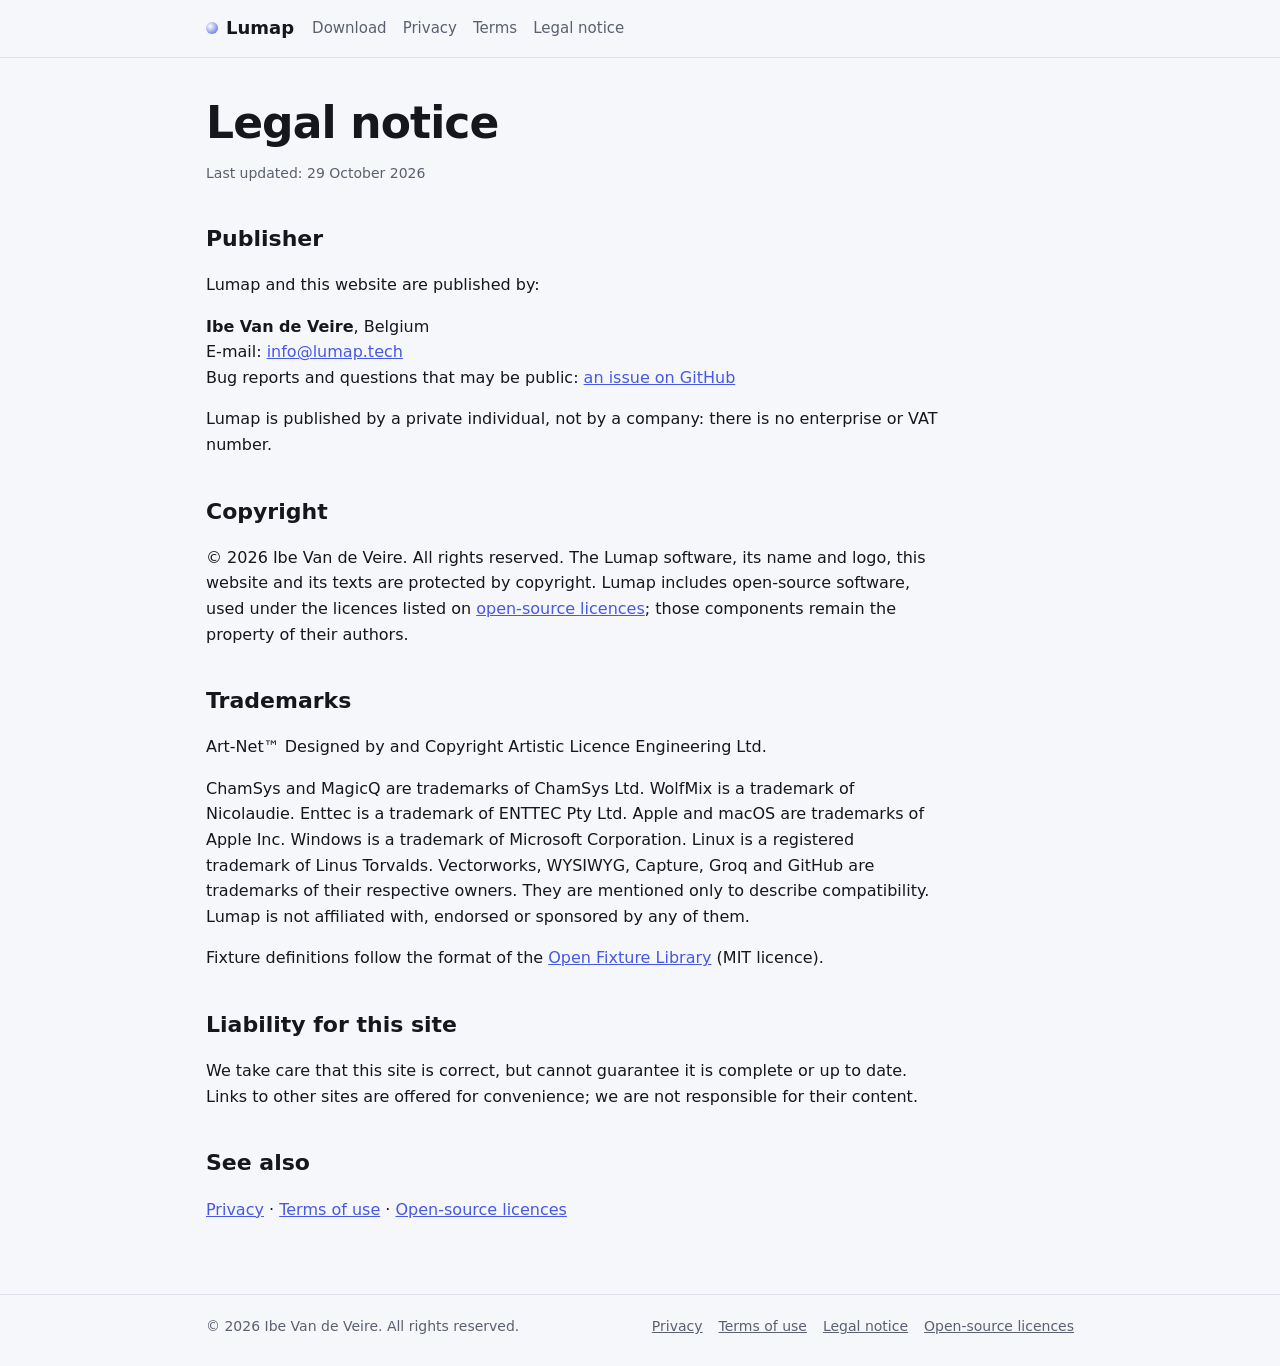
<file: site/legal.html>
<!doctype html>
<html lang="en">
<head>
<meta charset="utf-8">
<meta name="viewport" content="width=device-width, initial-scale=1">
<title>Legal notice — Lumap</title>
<meta name="description" content="Publisher, copyright and trademarks.">
<link rel="stylesheet" href="style.css">
</head>
<body>
<header class="top"><div class="wrap">
  <a class="brand" href="./">Lumap</a>
  <nav><a href="./#download">Download</a><a href="privacy.html">Privacy</a><a href="terms.html">Terms</a><a href="legal.html">Legal notice</a></nav>
</div></header>

<main class="wrap"><article>
<h1>Legal notice</h1>
<p class="muted small">Last updated: 29 October 2026</p>

<h2>Publisher</h2>
<p>Lumap and this website are published by:</p>
<p><strong>Ibe Van de Veire</strong>, Belgium<br>
E-mail: <a href="mailto:info@lumap.tech">info@lumap.tech</a><br>
Bug reports and questions that may be public: <a href="https://github.com/IbeVdV/lumap-releases/issues">an issue on GitHub</a></p>
<p>Lumap is published by a private individual, not by a company: there is no enterprise or VAT number.</p>

<h2>Copyright</h2>
<p>© 2026 Ibe Van de Veire. All rights reserved. The Lumap software, its name and logo, this website and its texts are protected by copyright. Lumap includes open-source software, used under the licences listed on <a href="licenses.html">open-source licences</a>; those components remain the property of their authors.</p>

<h2>Trademarks</h2>
<p>Art-Net™ Designed by and Copyright Artistic Licence Engineering Ltd.</p>
<p>ChamSys and MagicQ are trademarks of ChamSys Ltd. WolfMix is a trademark of Nicolaudie. Enttec is a trademark of ENTTEC Pty Ltd. Apple and macOS are trademarks of Apple Inc. Windows is a trademark of Microsoft Corporation. Linux is a registered trademark of Linus Torvalds. Vectorworks, WYSIWYG, Capture, Groq and GitHub are trademarks of their respective owners. They are mentioned only to describe compatibility. Lumap is not affiliated with, endorsed or sponsored by any of them.</p>
<p>Fixture definitions follow the format of the <a href="https://open-fixture-library.org/">Open Fixture Library</a> (MIT licence).</p>

<h2>Liability for this site</h2>
<p>We take care that this site is correct, but cannot guarantee it is complete or up to date. Links to other sites are offered for convenience; we are not responsible for their content.</p>

<h2>See also</h2>
<p><a href="privacy.html">Privacy</a> · <a href="terms.html">Terms of use</a> · <a href="licenses.html">Open-source licences</a></p>
</article></main>

<footer class="bottom"><div class="wrap">
  <span>© 2026 Ibe Van de Veire. All rights reserved.</span>
  <nav><a href="privacy.html">Privacy</a><a href="terms.html">Terms of use</a><a href="legal.html">Legal notice</a><a href="licenses.html">Open-source licences</a></nav>
</div></footer>
</body>
</html>
</file>
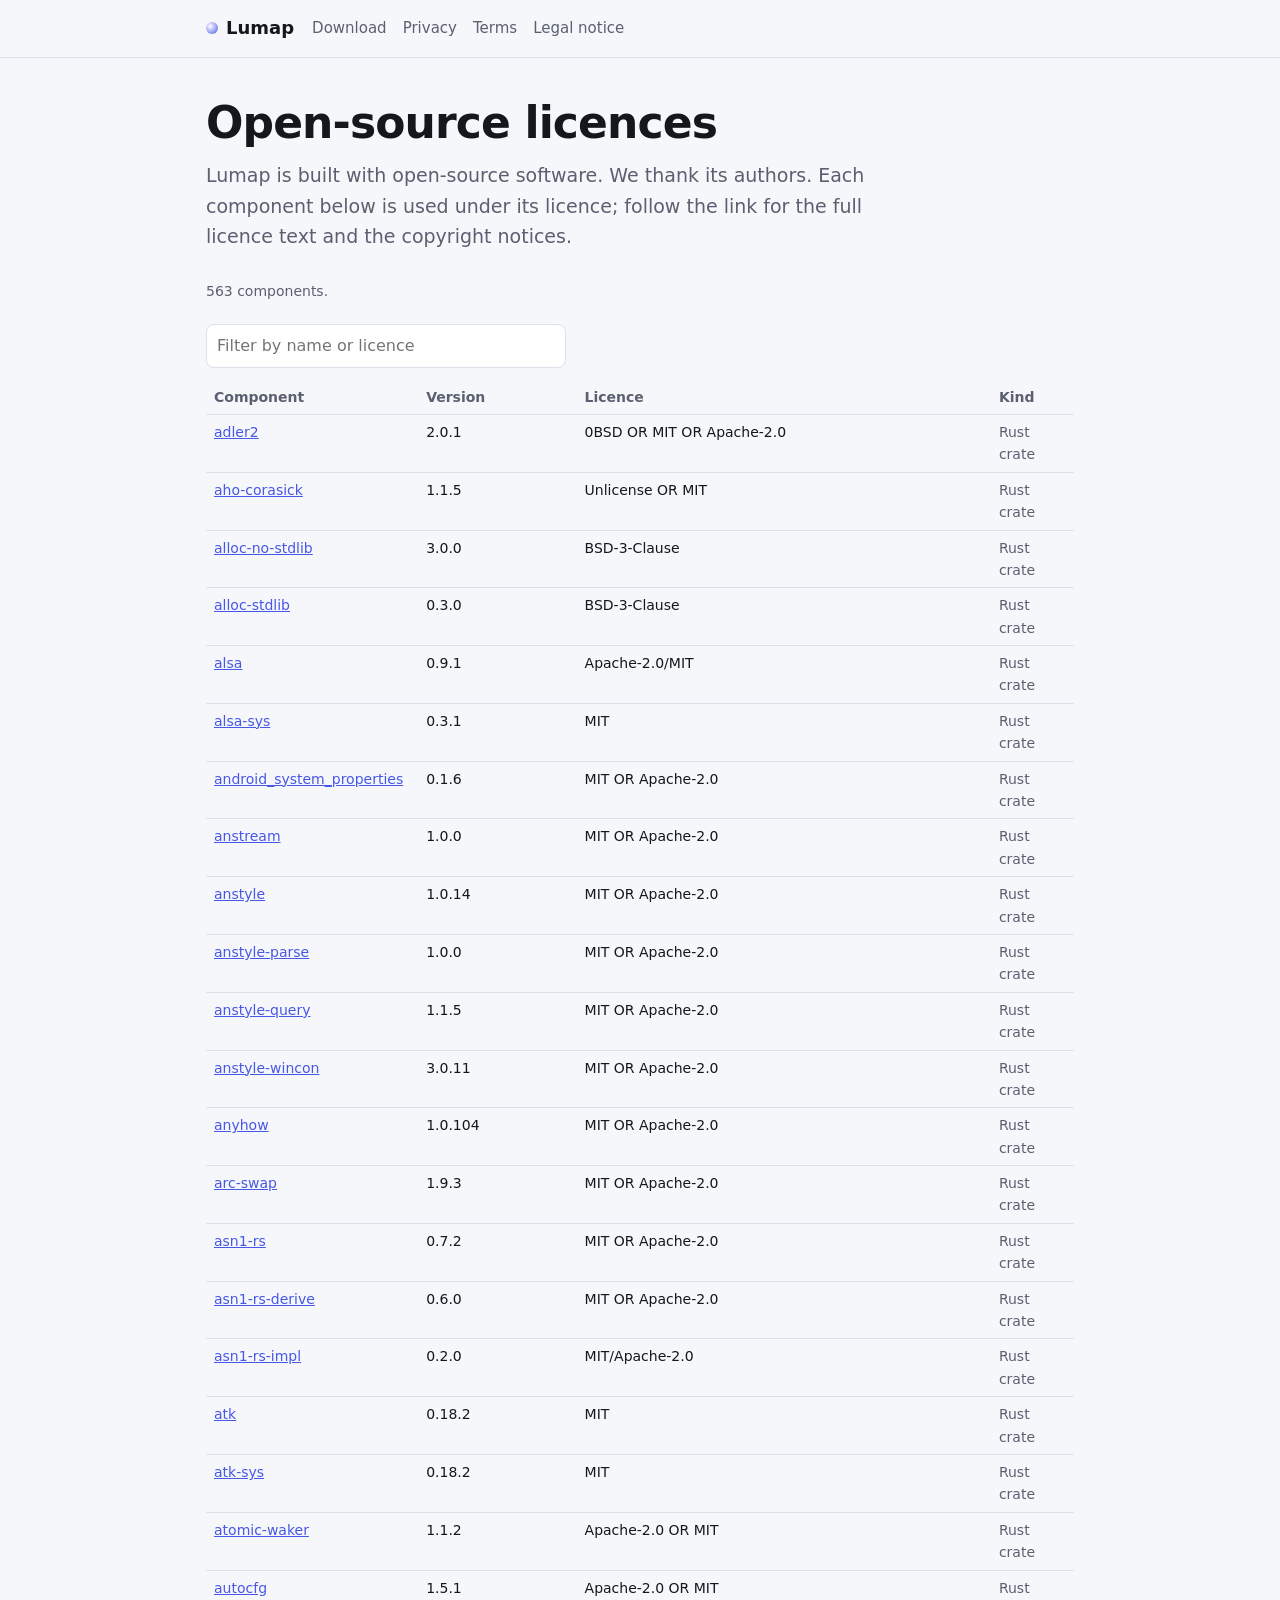
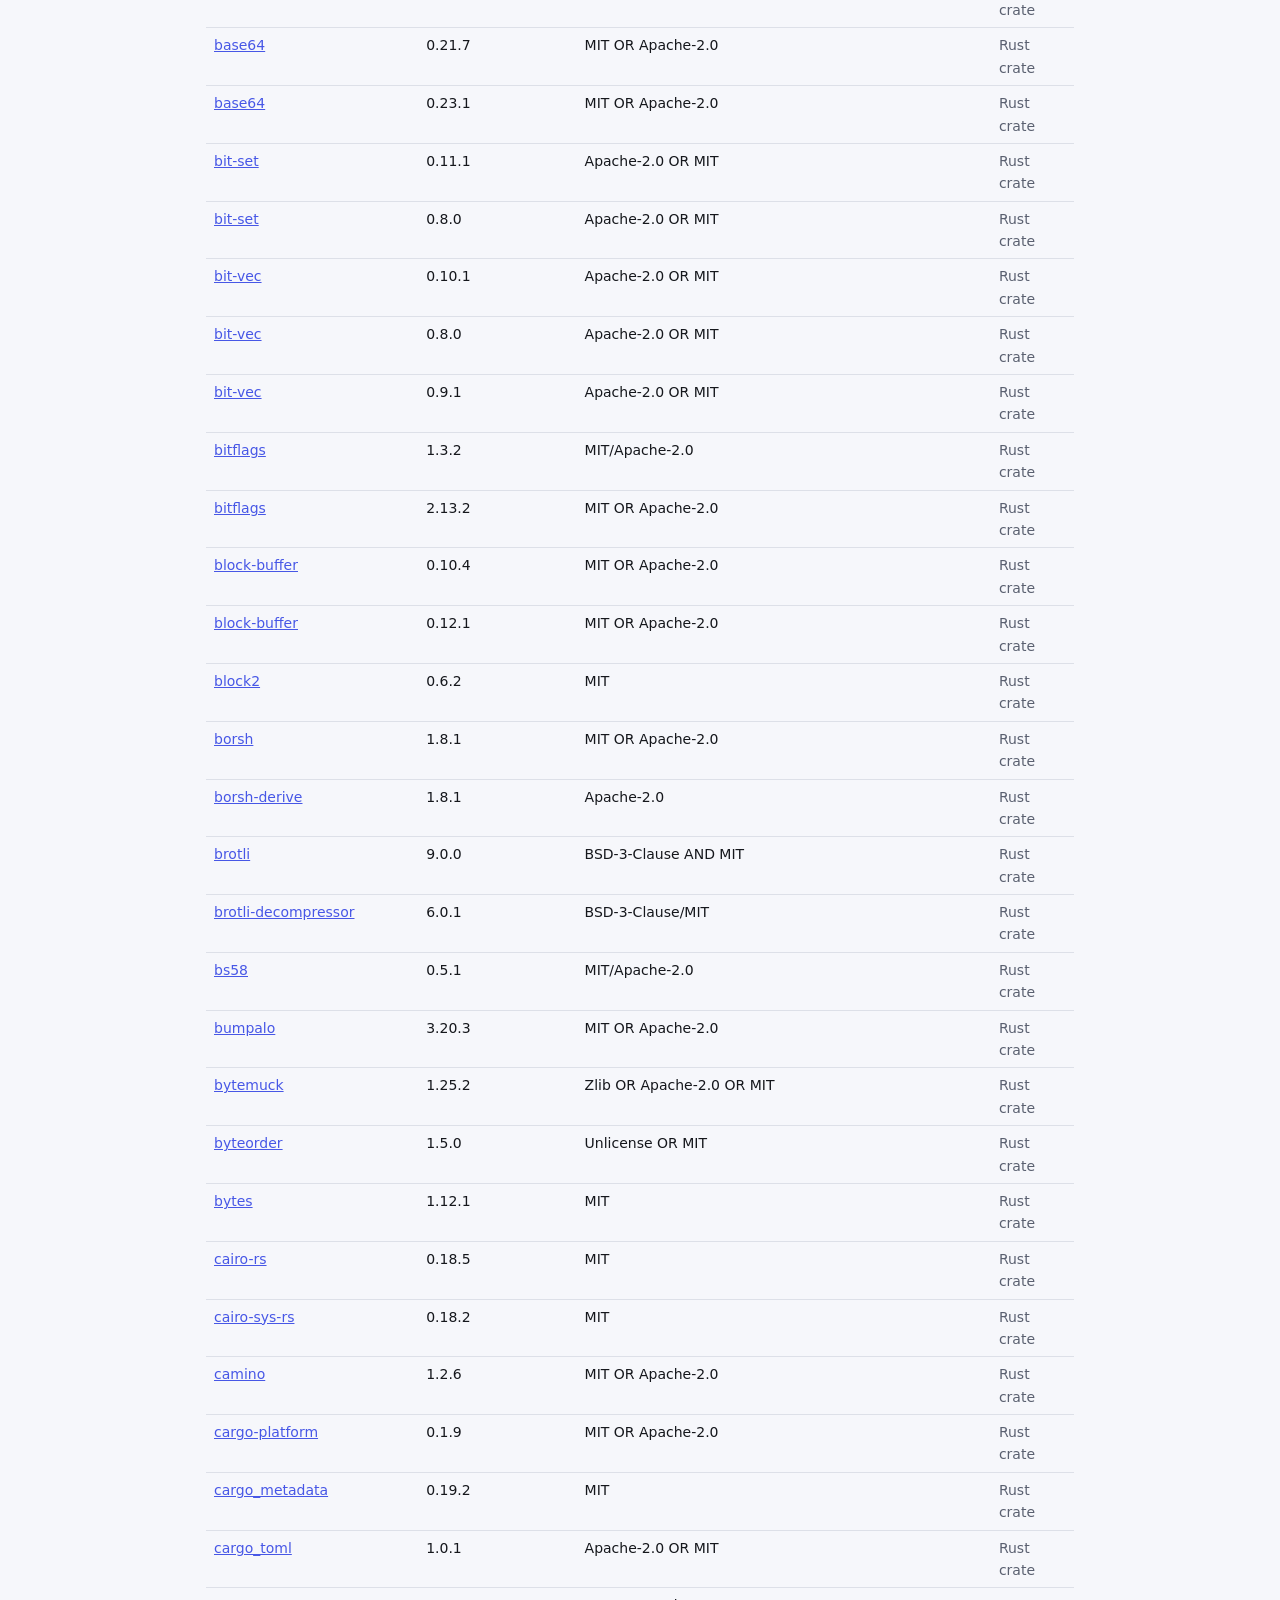
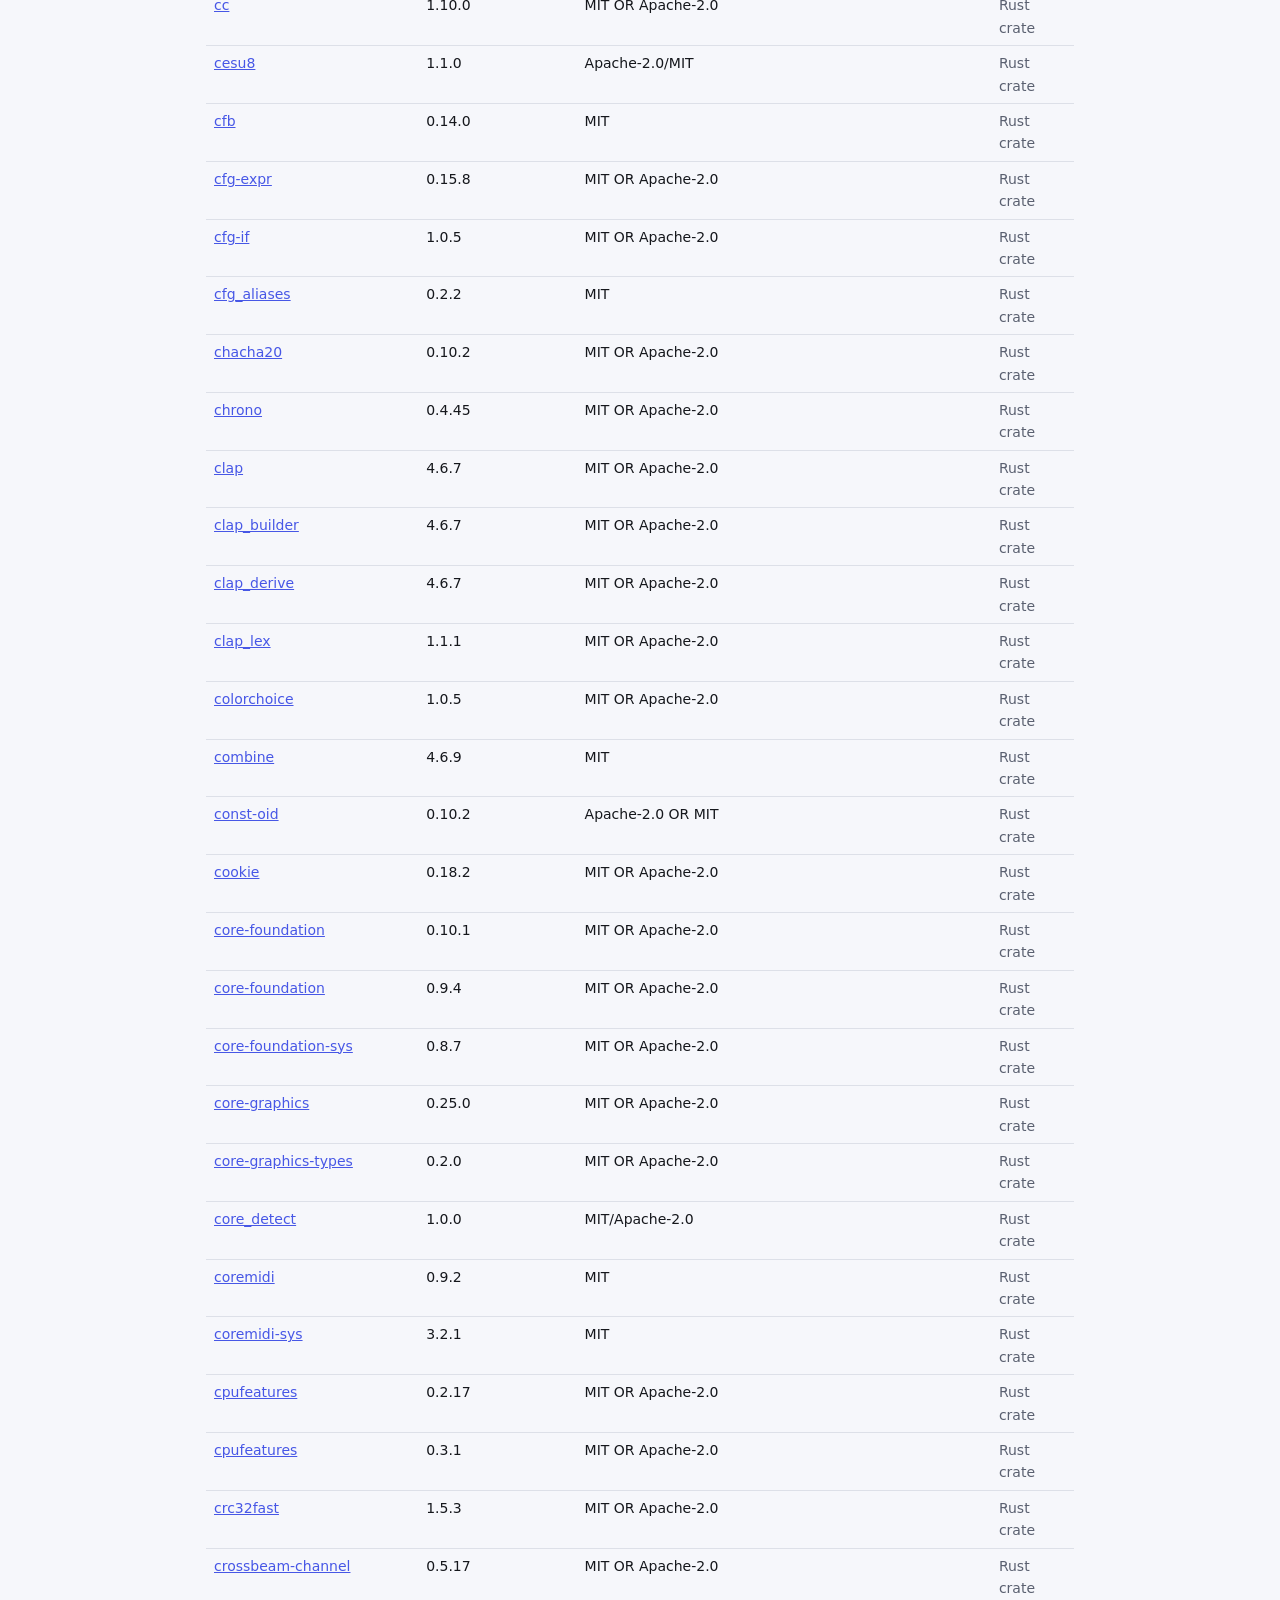
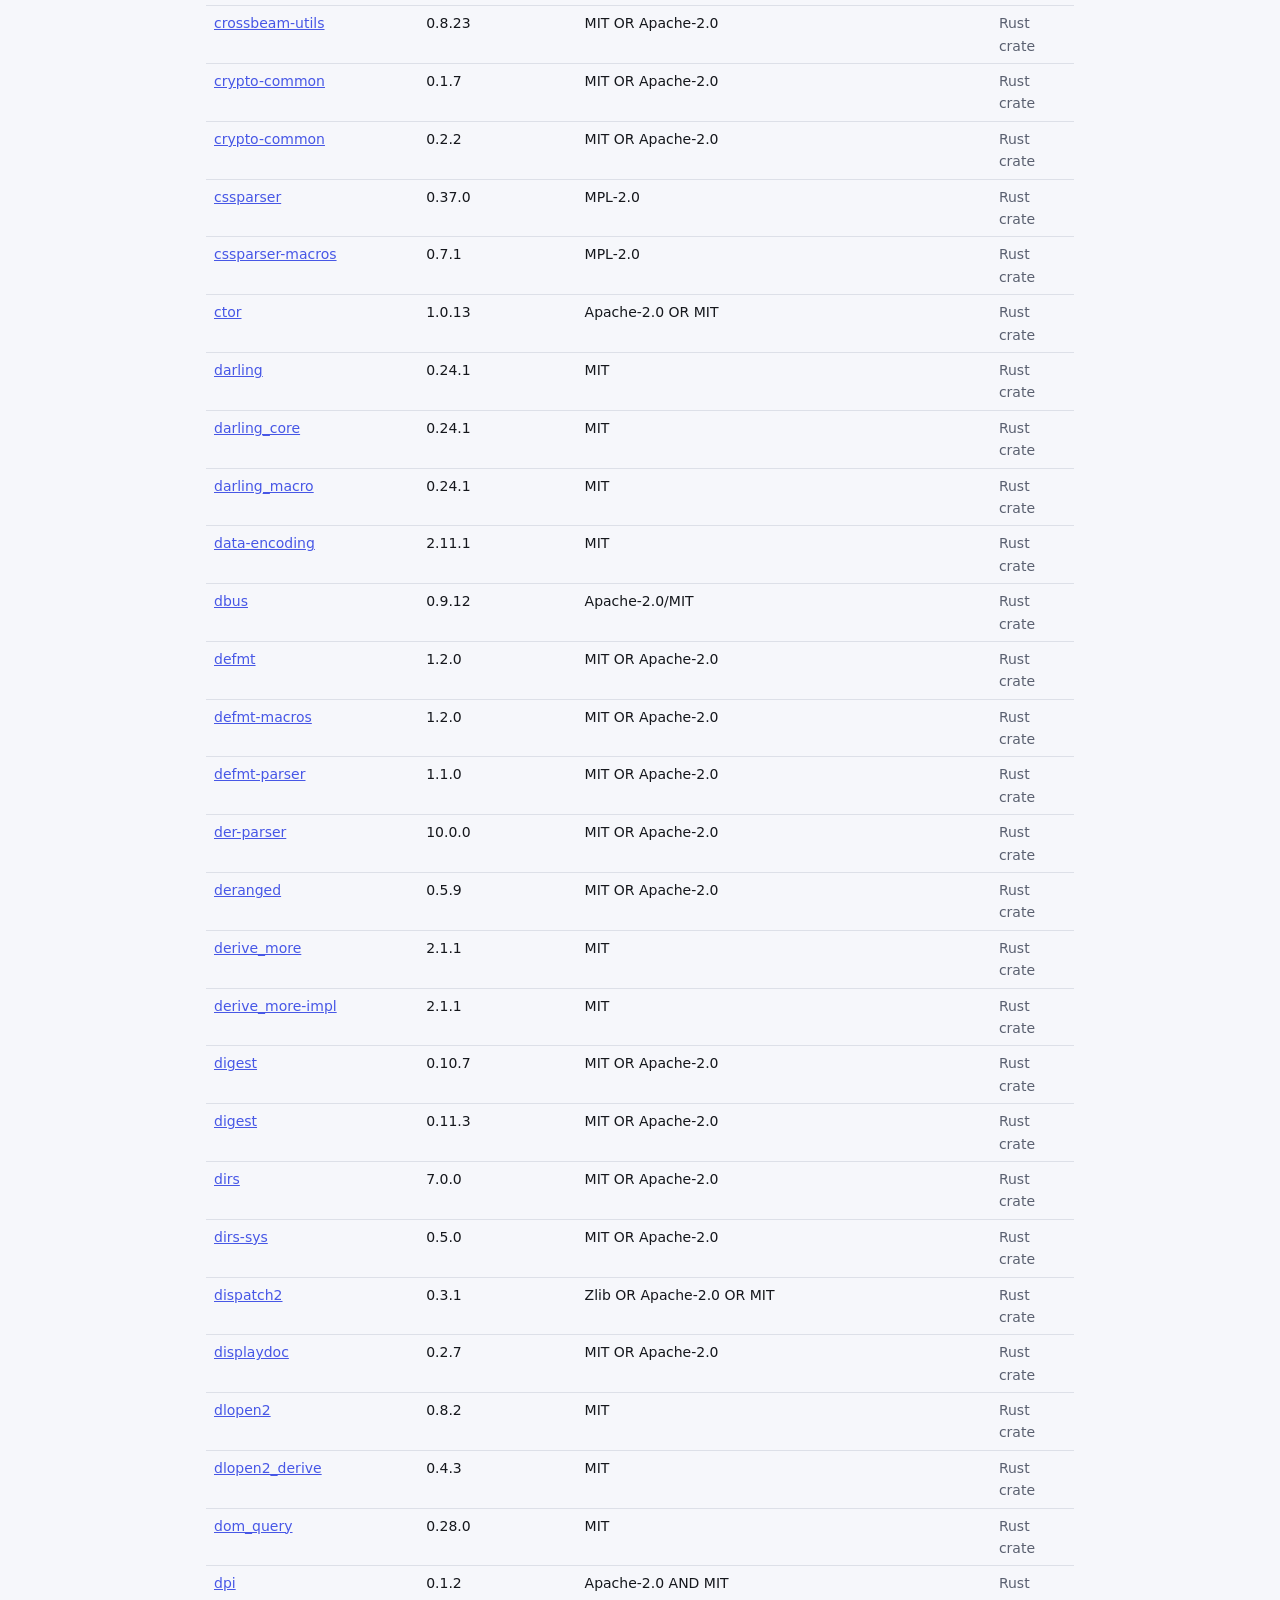
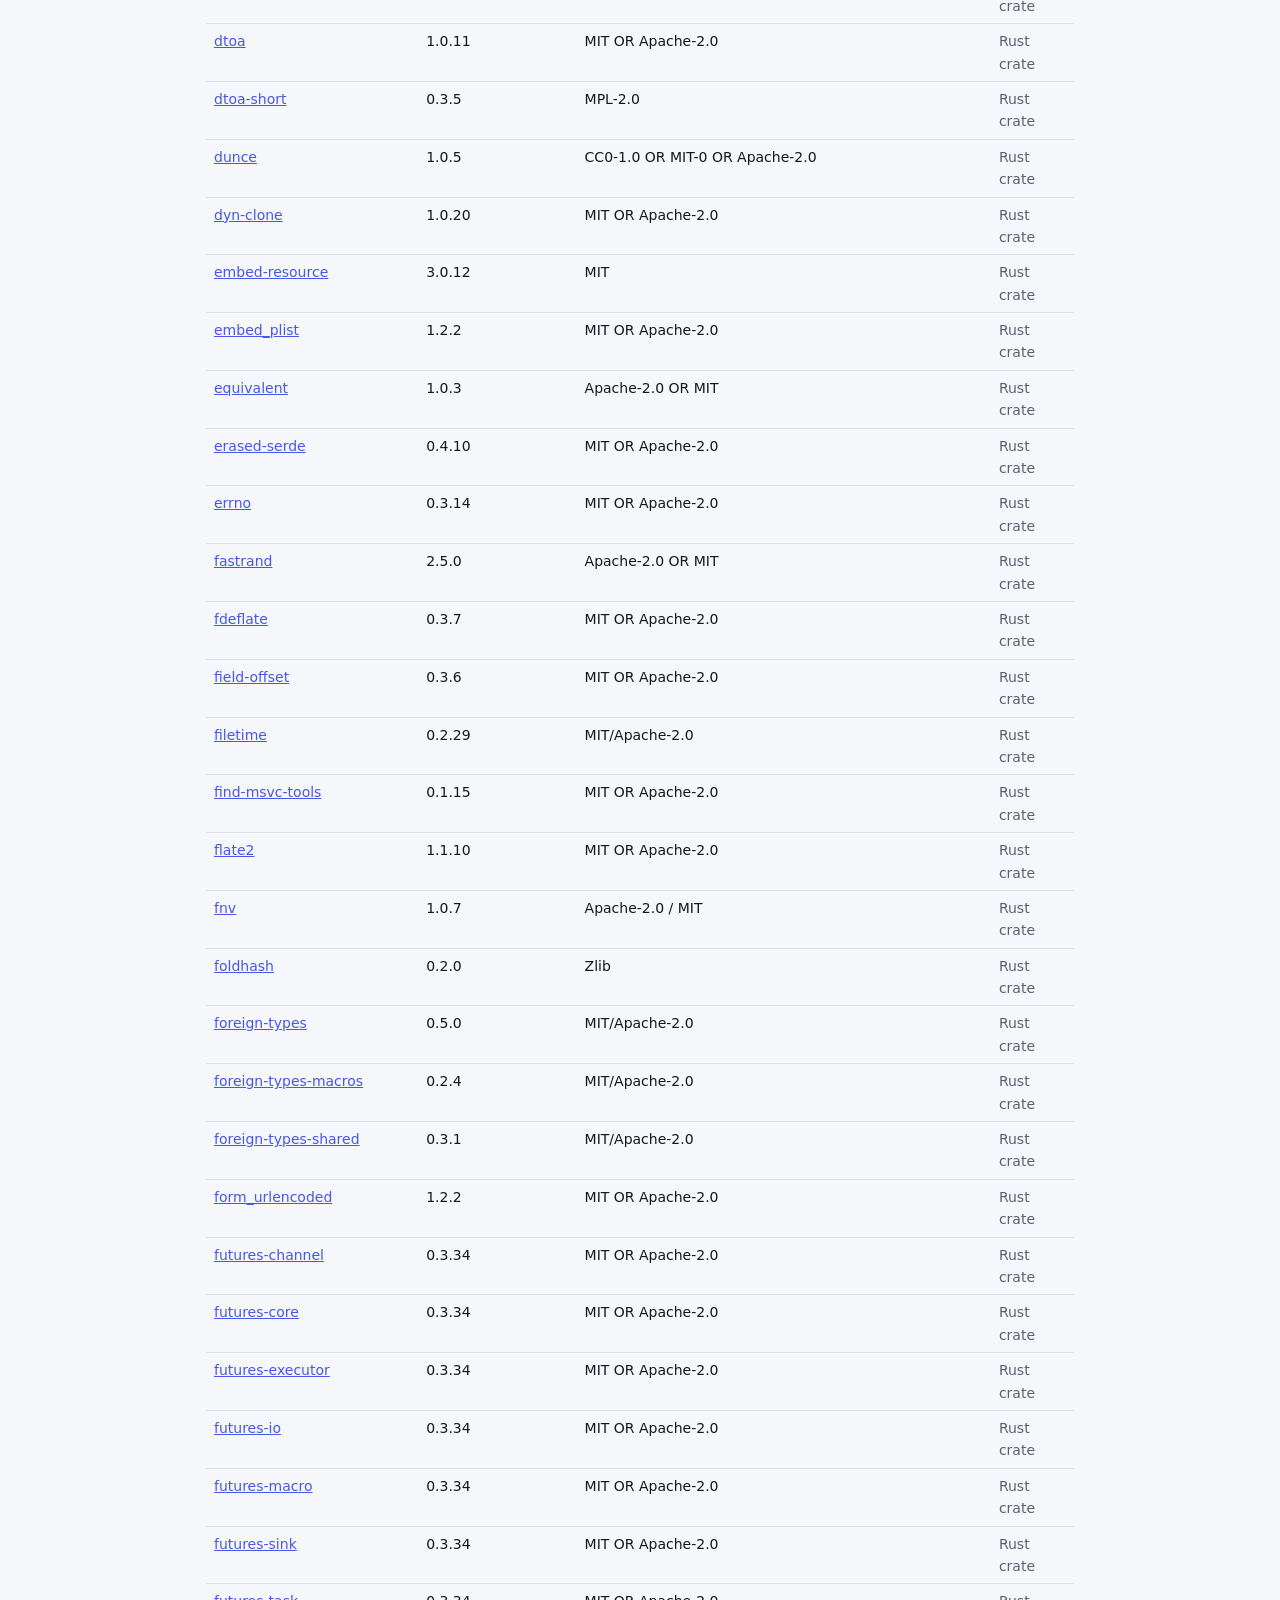
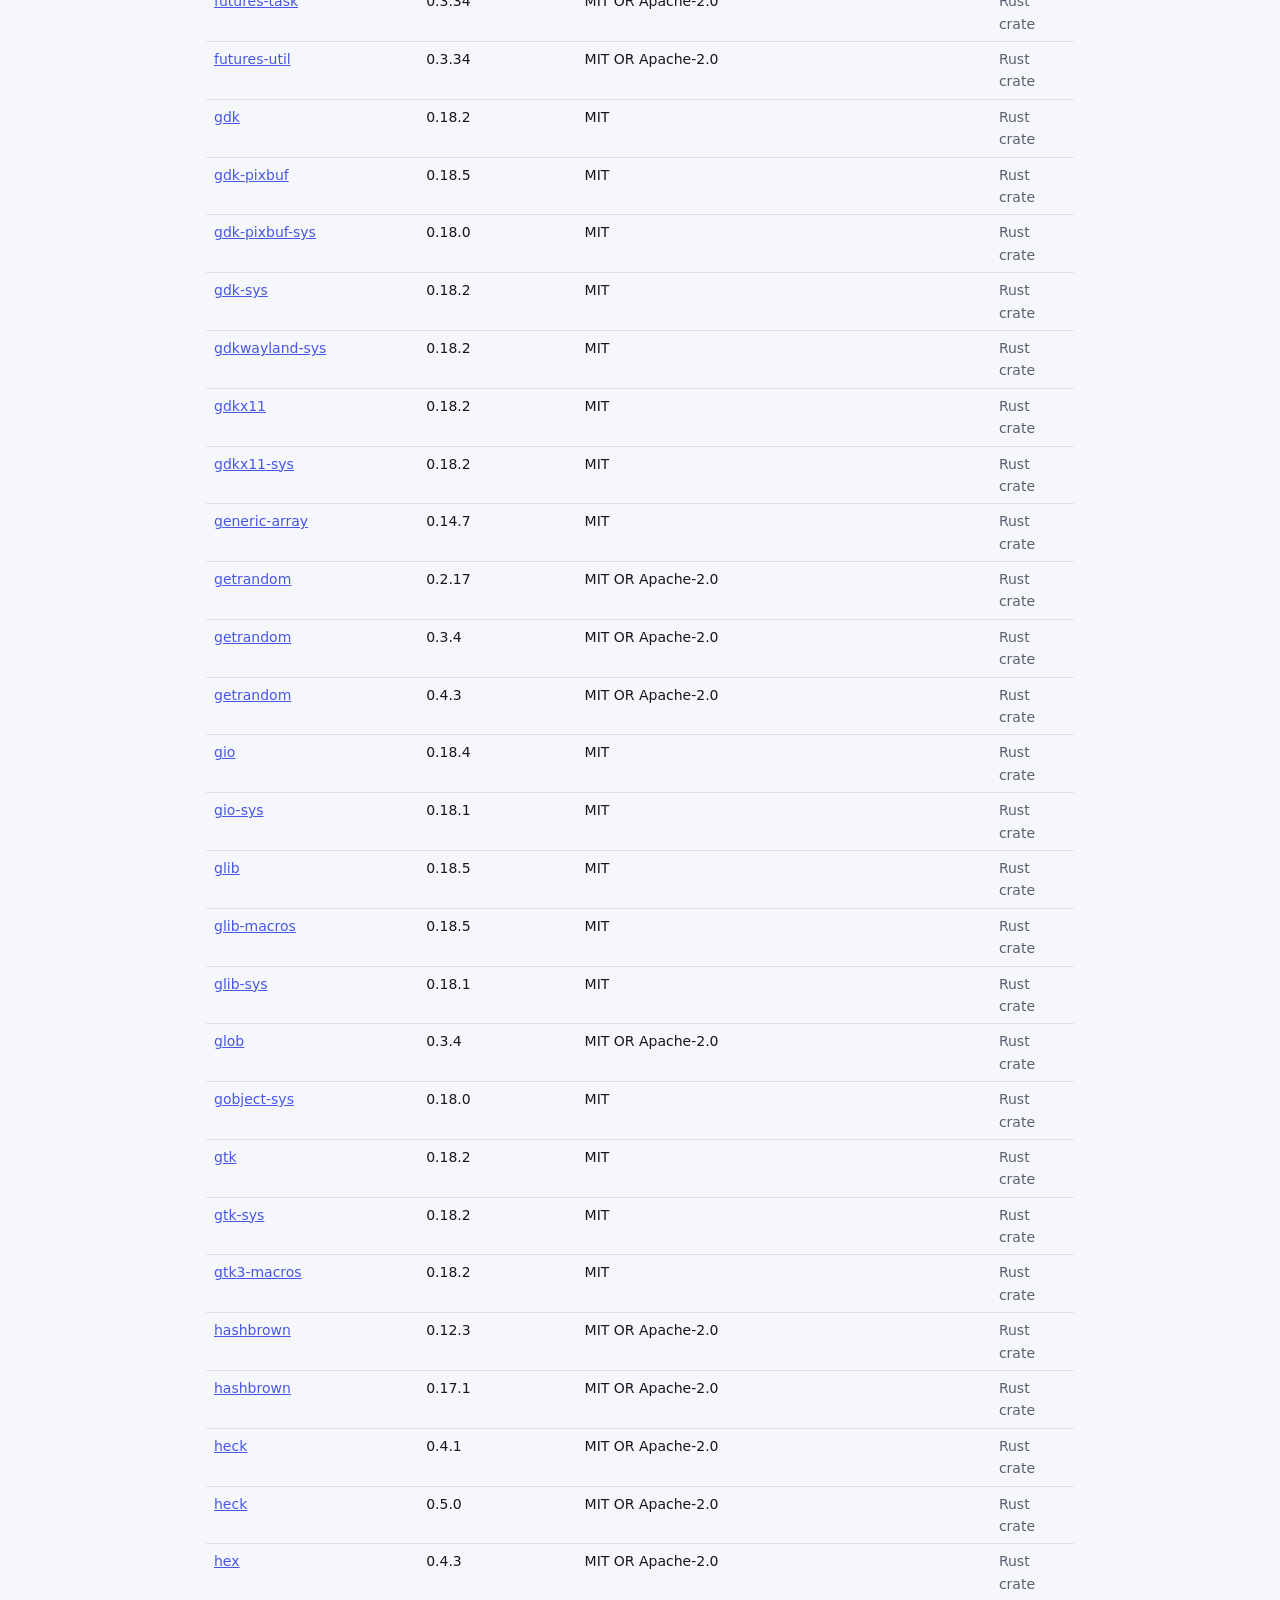
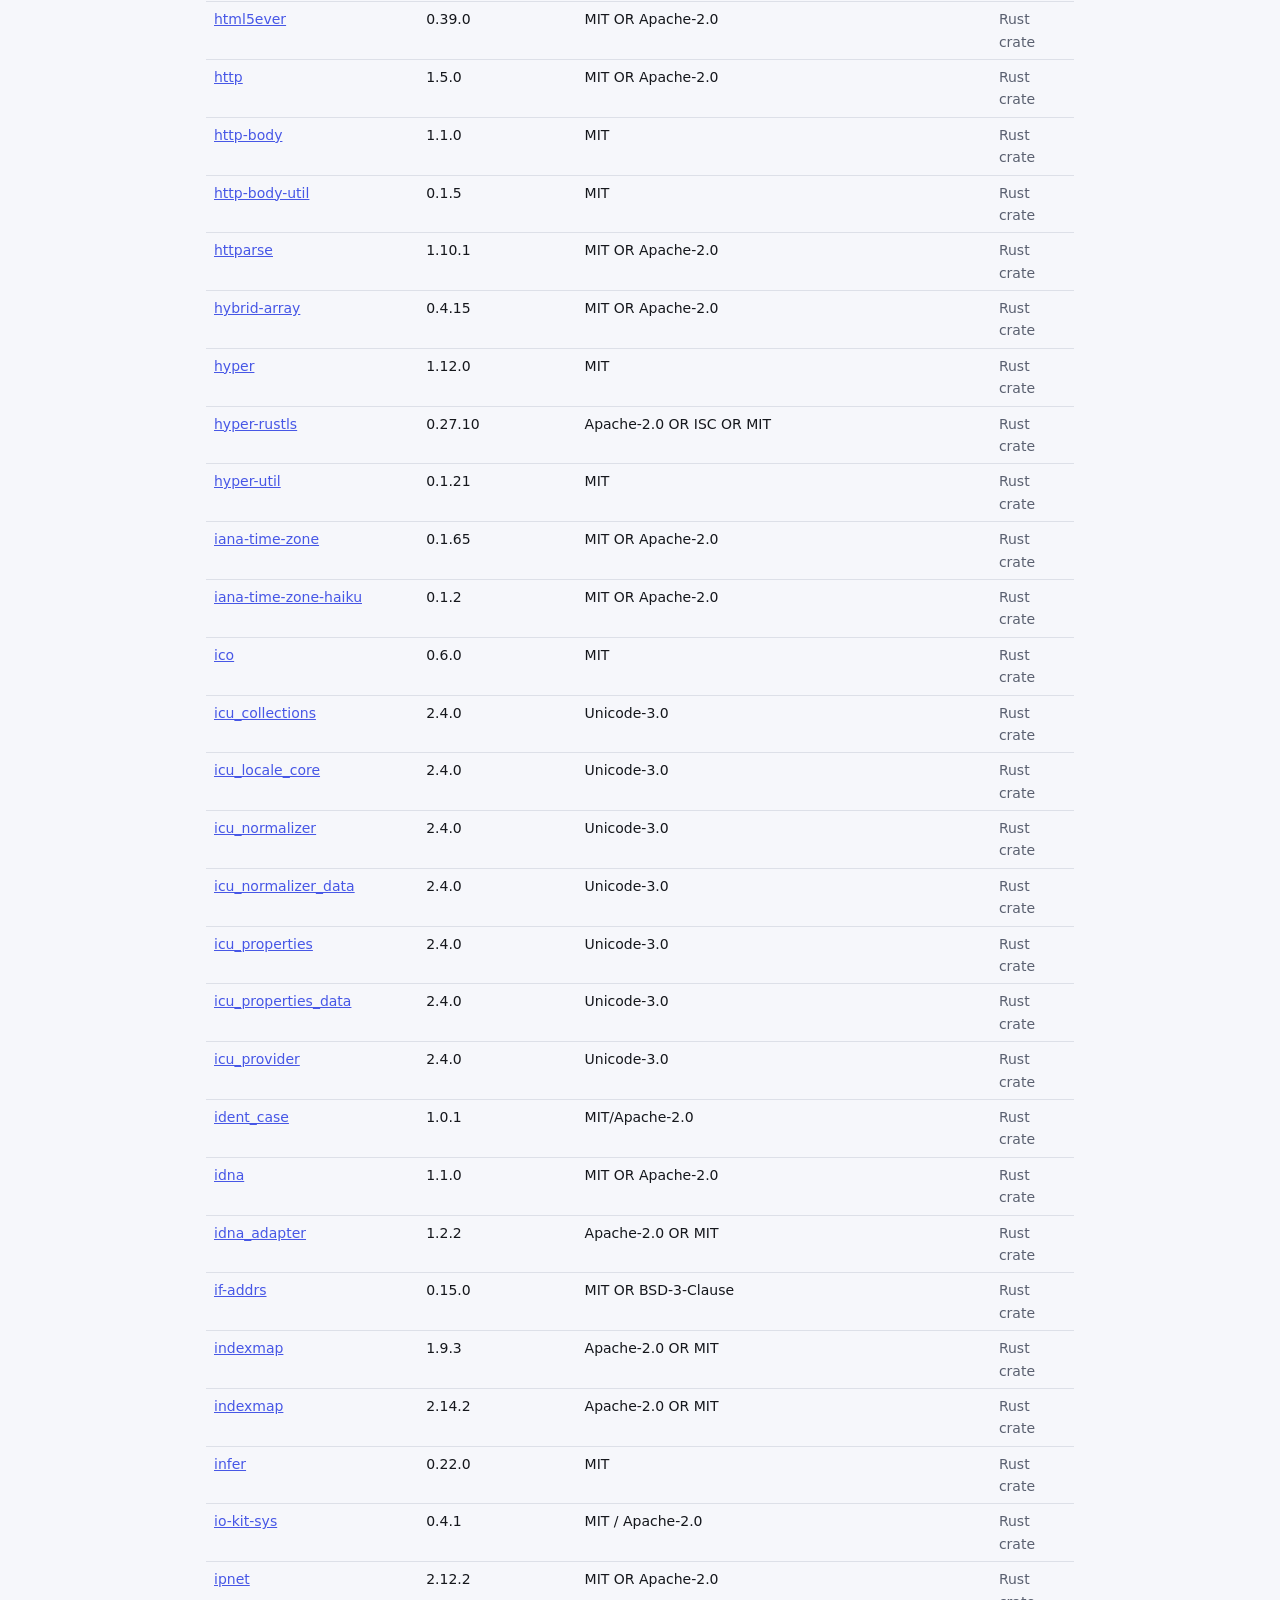
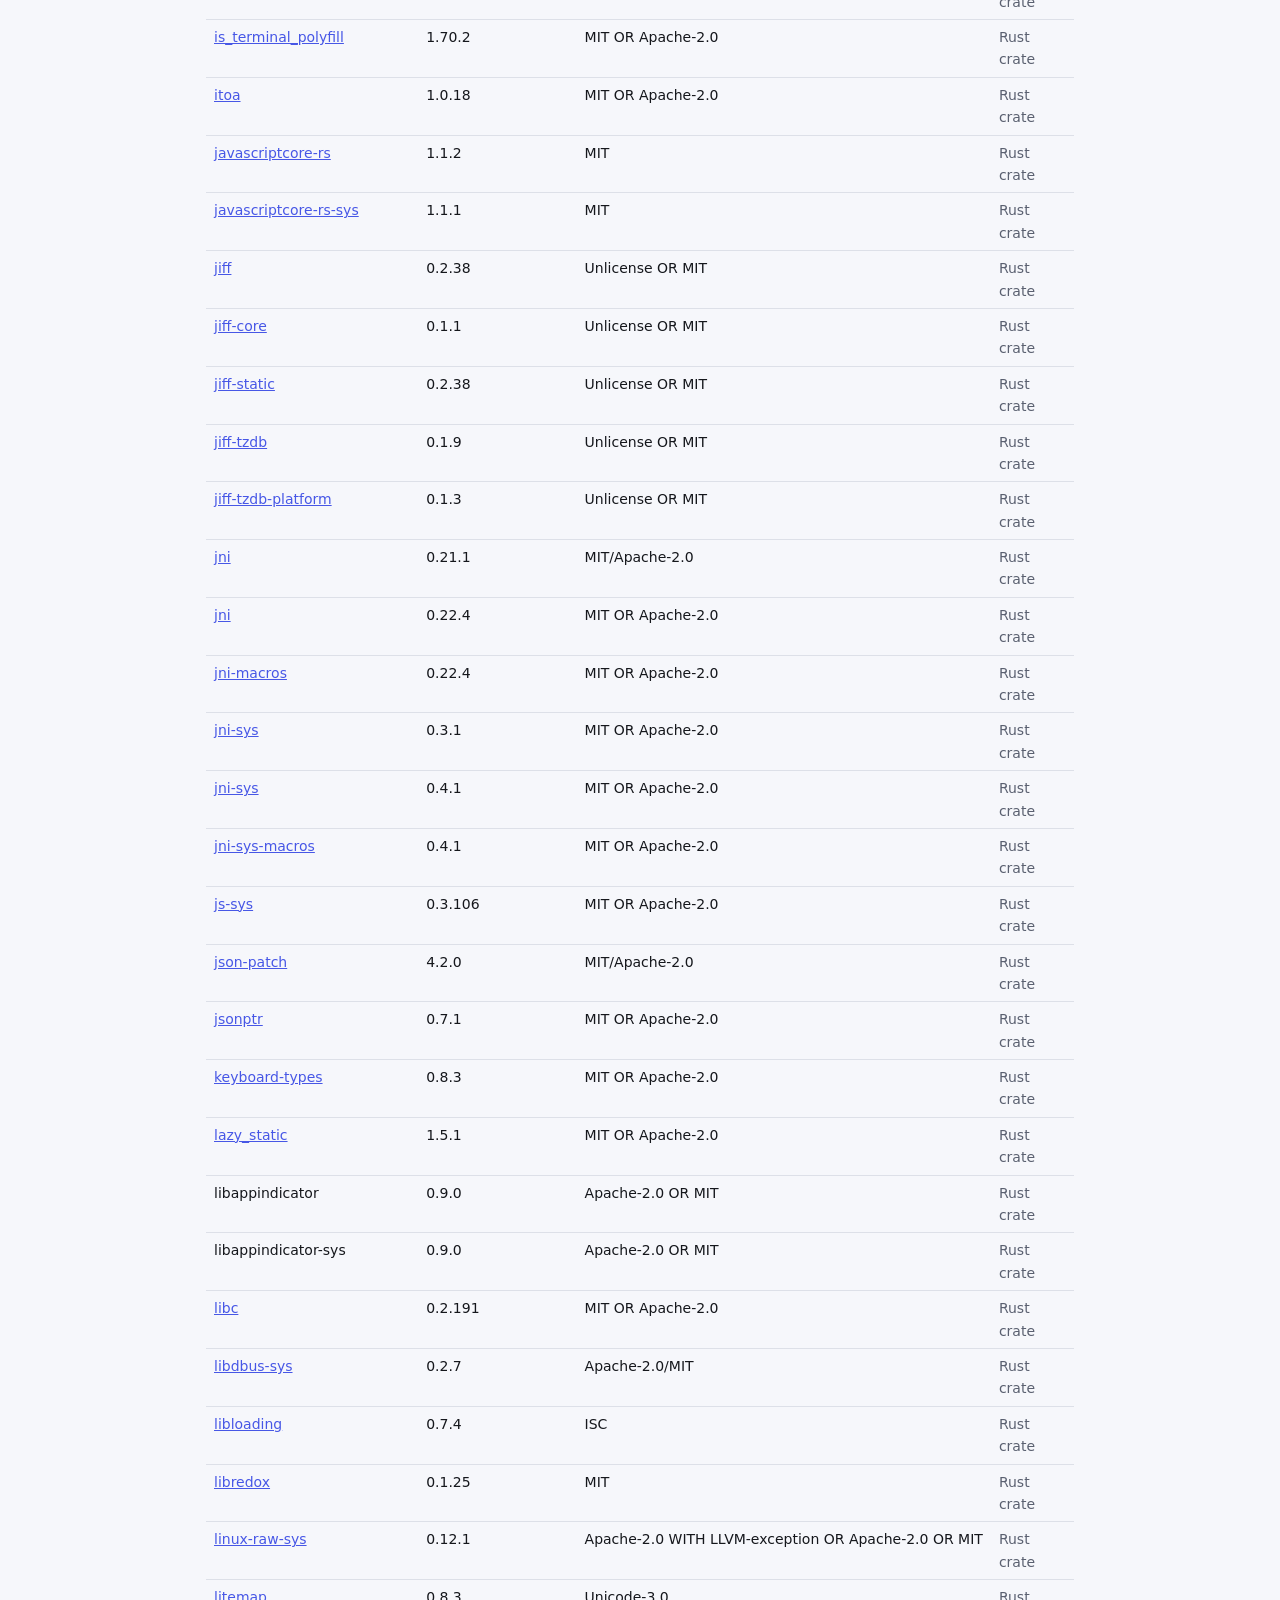
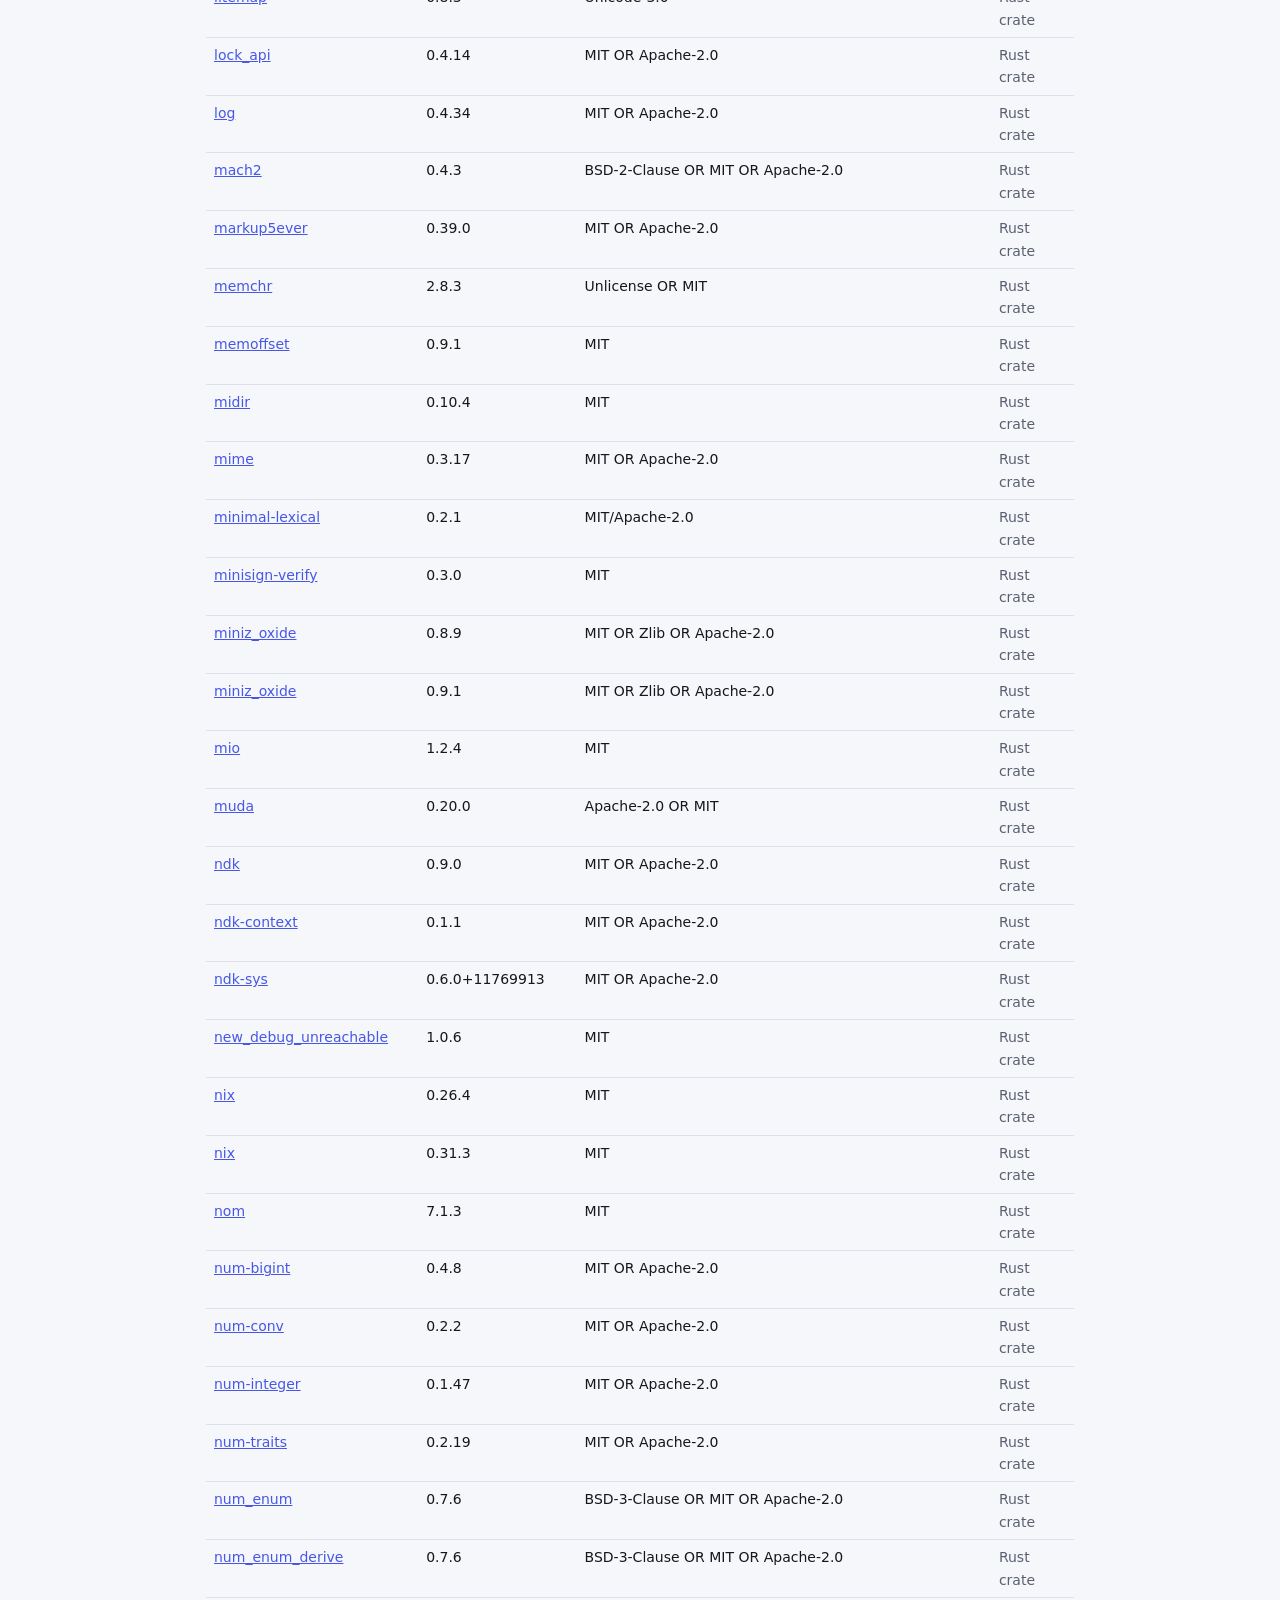
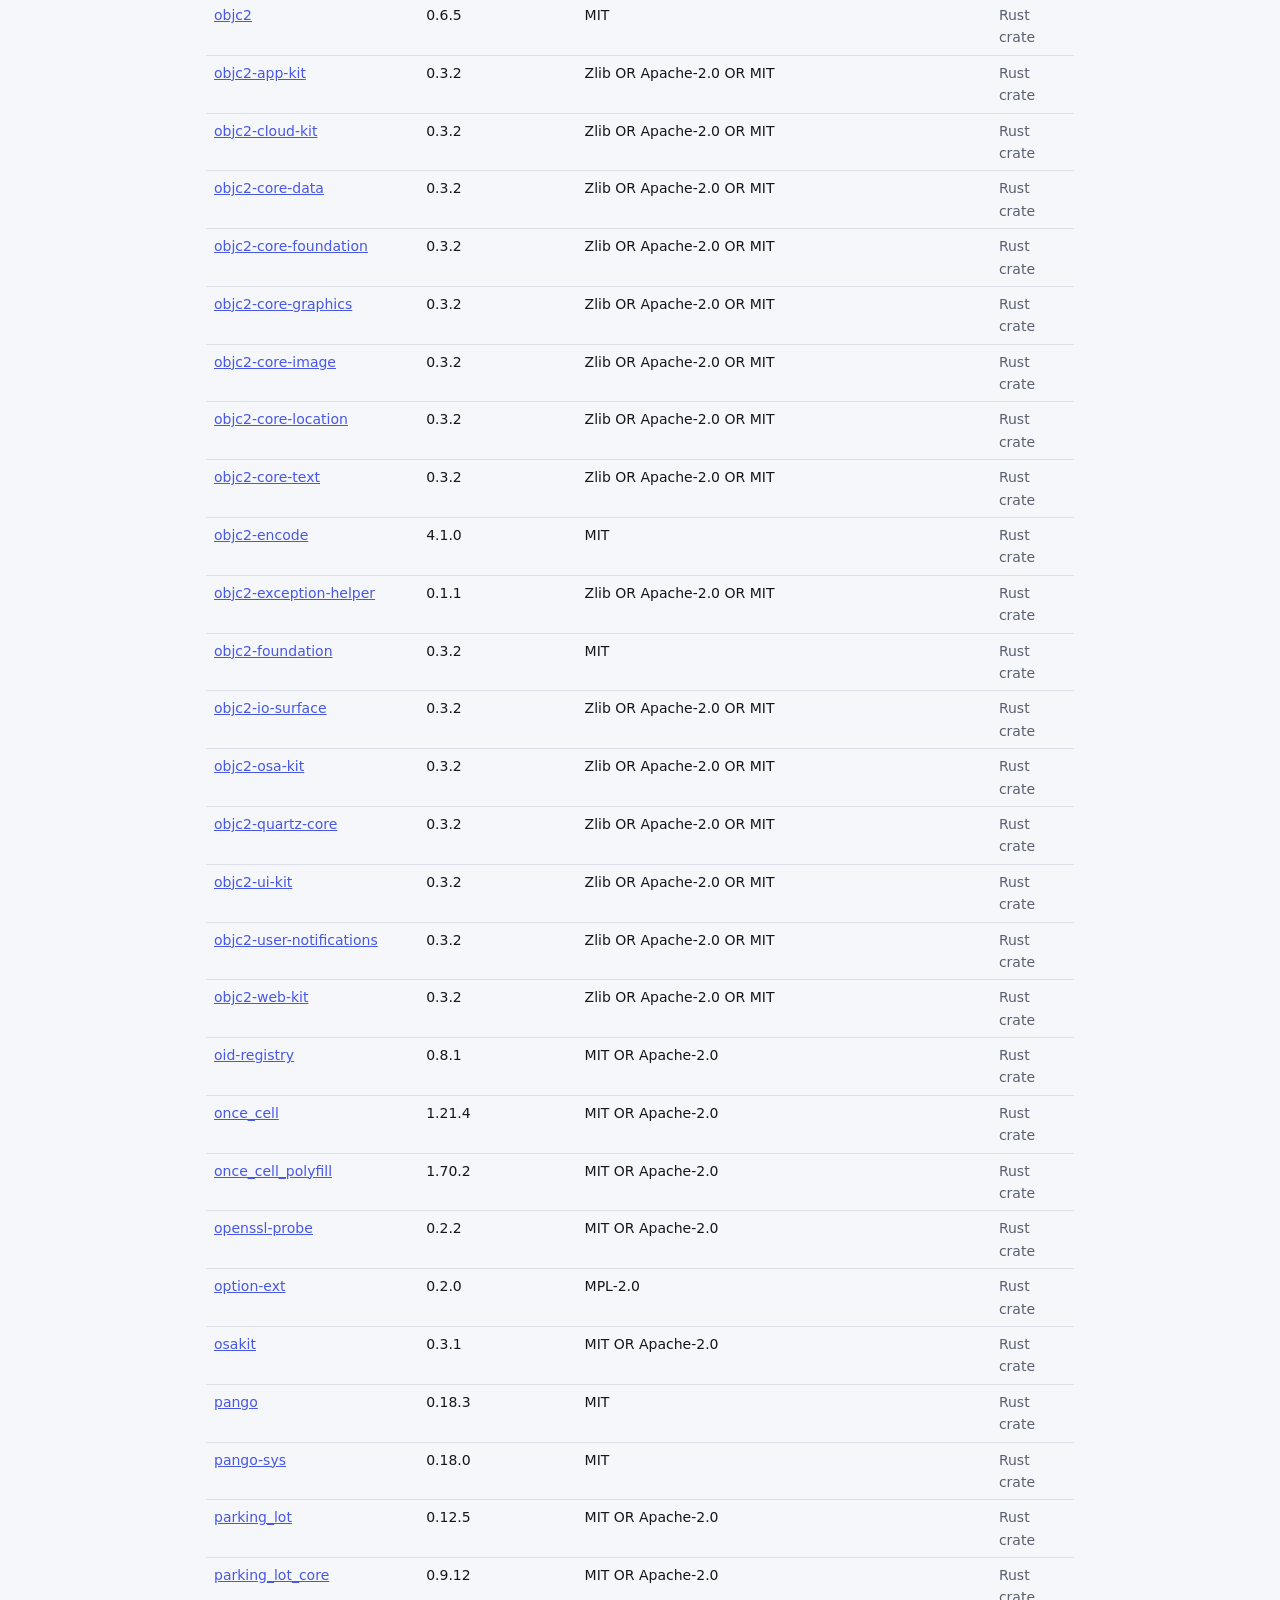
<file: site/licenses.html>
<!doctype html>
<html lang="en">
<head>
<meta charset="utf-8">
<meta name="viewport" content="width=device-width, initial-scale=1">
<title>Open-source licences — Lumap</title>
<meta name="description" content="The open-source components included in Lumap and their licences.">
<link rel="stylesheet" href="style.css">
</head>
<body>
<header class="top"><div class="wrap">
  <a class="brand" href="./">Lumap</a>
  <nav><a href="./#download">Download</a><a href="privacy.html">Privacy</a><a href="terms.html">Terms</a><a href="legal.html">Legal notice</a></nav>
</div></header>

<main class="wrap"><article>
<h1>Open-source licences</h1>
<p class="lead">Lumap is built with open-source software. We thank its authors. Each component below is used under its licence; follow the link for the full licence text and the copyright notices.</p>
<p class="muted small" id="summary">Loading…</p>
<input class="filter" type="search" id="filter" placeholder="Filter by name or licence" aria-label="Filter components">
<div style="overflow-x:auto">
<table>
  <thead><tr><th>Component</th><th>Version</th><th>Licence</th><th>Kind</th></tr></thead>
  <tbody id="rows"></tbody>
</table>
</div>
<p class="muted small">Also included: the fixture format of the Open Fixture Library (MIT). Where a component offers a choice of licences (“MIT OR Apache-2.0”), Lumap uses it under the first one listed. Where a licence asks for source code of a component (MPL-2.0), it is available from the component's repository linked above.</p>
</article></main>

<footer class="bottom"><div class="wrap">
  <span>© 2026 Ibe Van de Veire. All rights reserved.</span>
  <nav><a href="privacy.html">Privacy</a><a href="terms.html">Terms of use</a><a href="legal.html">Legal notice</a><a href="licenses.html">Open-source licences</a></nav>
</div></footer>
<script>
  const esc = (s) => String(s ?? "").replace(/[&<>"]/g, (c) => ({ "&": "&amp;", "<": "&lt;", ">": "&gt;", '"': "&quot;" })[c]);
  fetch("licenses.json").then((r) => r.json()).then((all) => {
    const rows = document.getElementById("rows");
    document.getElementById("summary").textContent = `${all.length} components.`;
    const draw = (q) => {
      q = q.trim().toLowerCase();
      rows.innerHTML = all
        .filter((x) => !q || `${x.name} ${x.license}`.toLowerCase().includes(q))
        .map((x) => `<tr><td>${x.url ? `<a href="${esc(x.url)}" rel="noreferrer">${esc(x.name)}</a>` : esc(x.name)}</td><td>${esc(x.version)}</td><td class="license">${esc(x.license)}</td><td class="muted">${esc(x.kind)}</td></tr>`)
        .join("");
    };
    draw("");
    document.getElementById("filter").oninput = (e) => draw(e.target.value);
  });
</script>
</body>
</html>
</file>
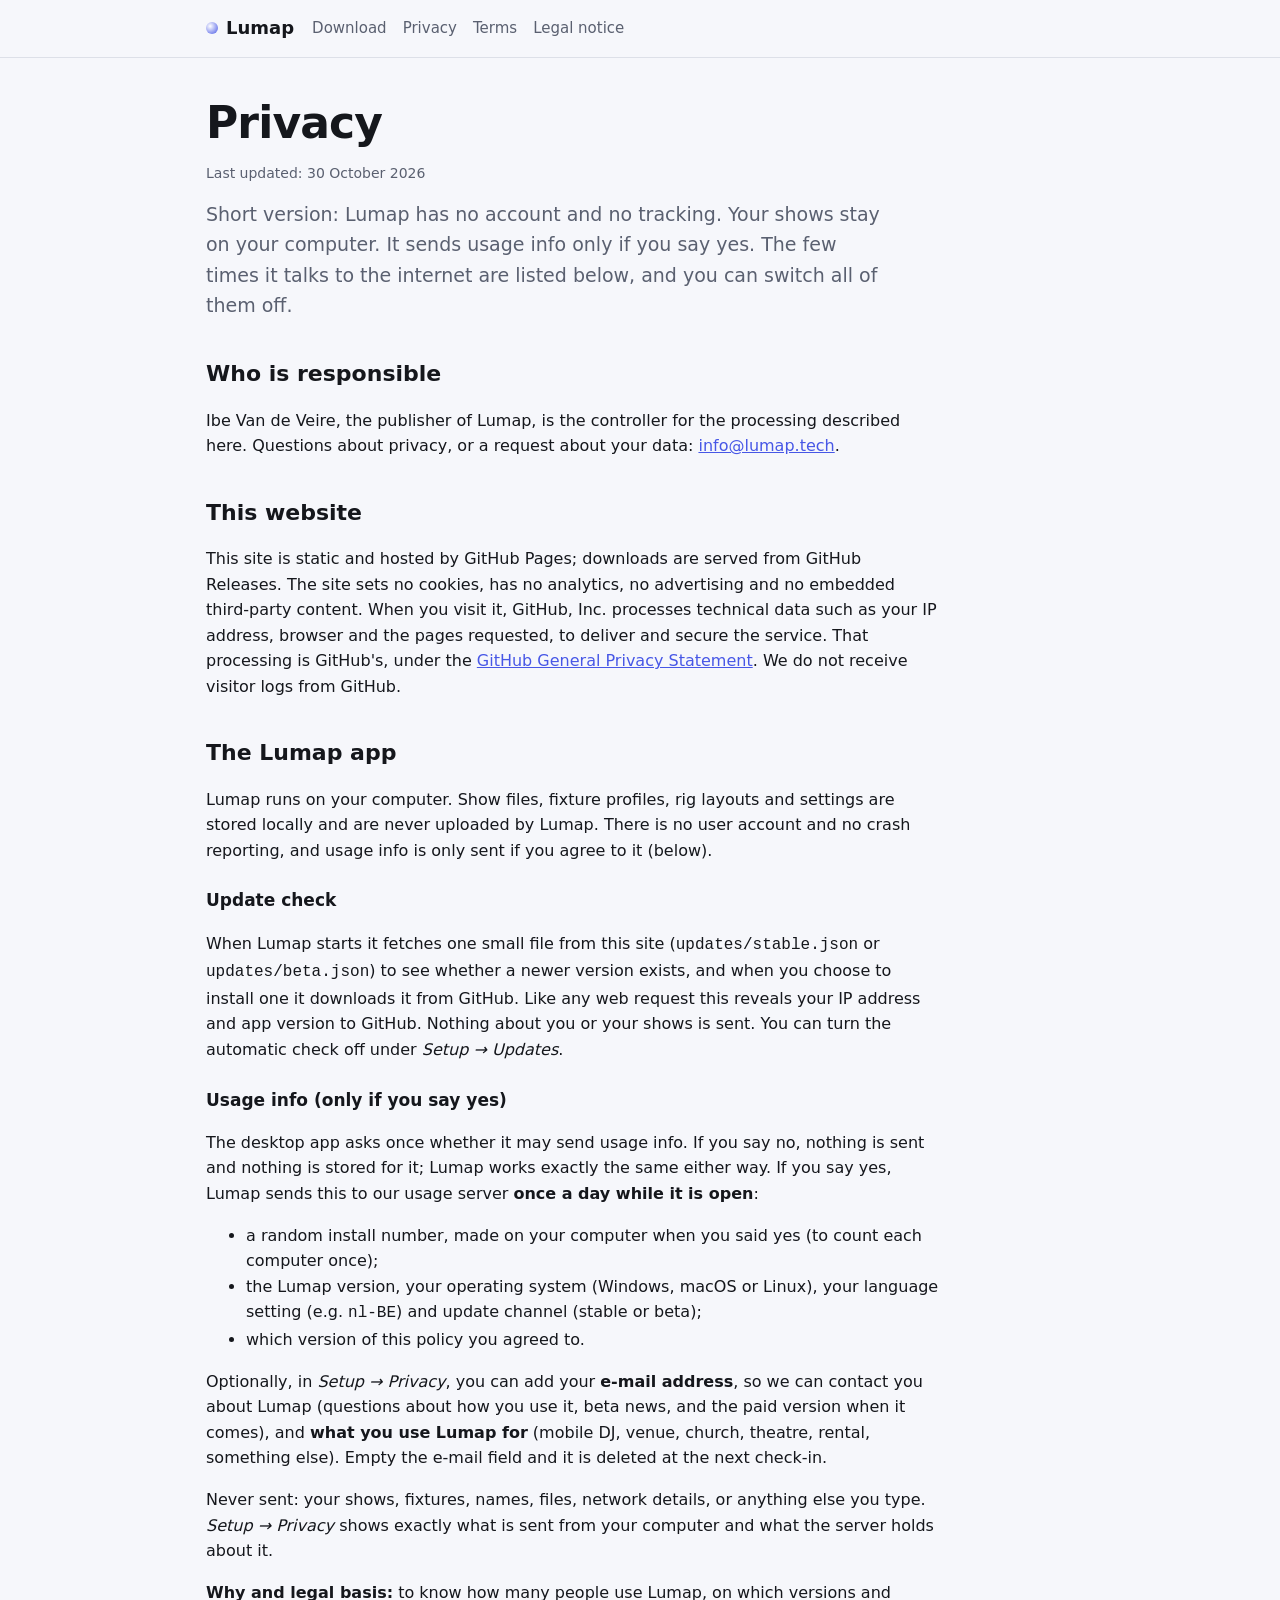
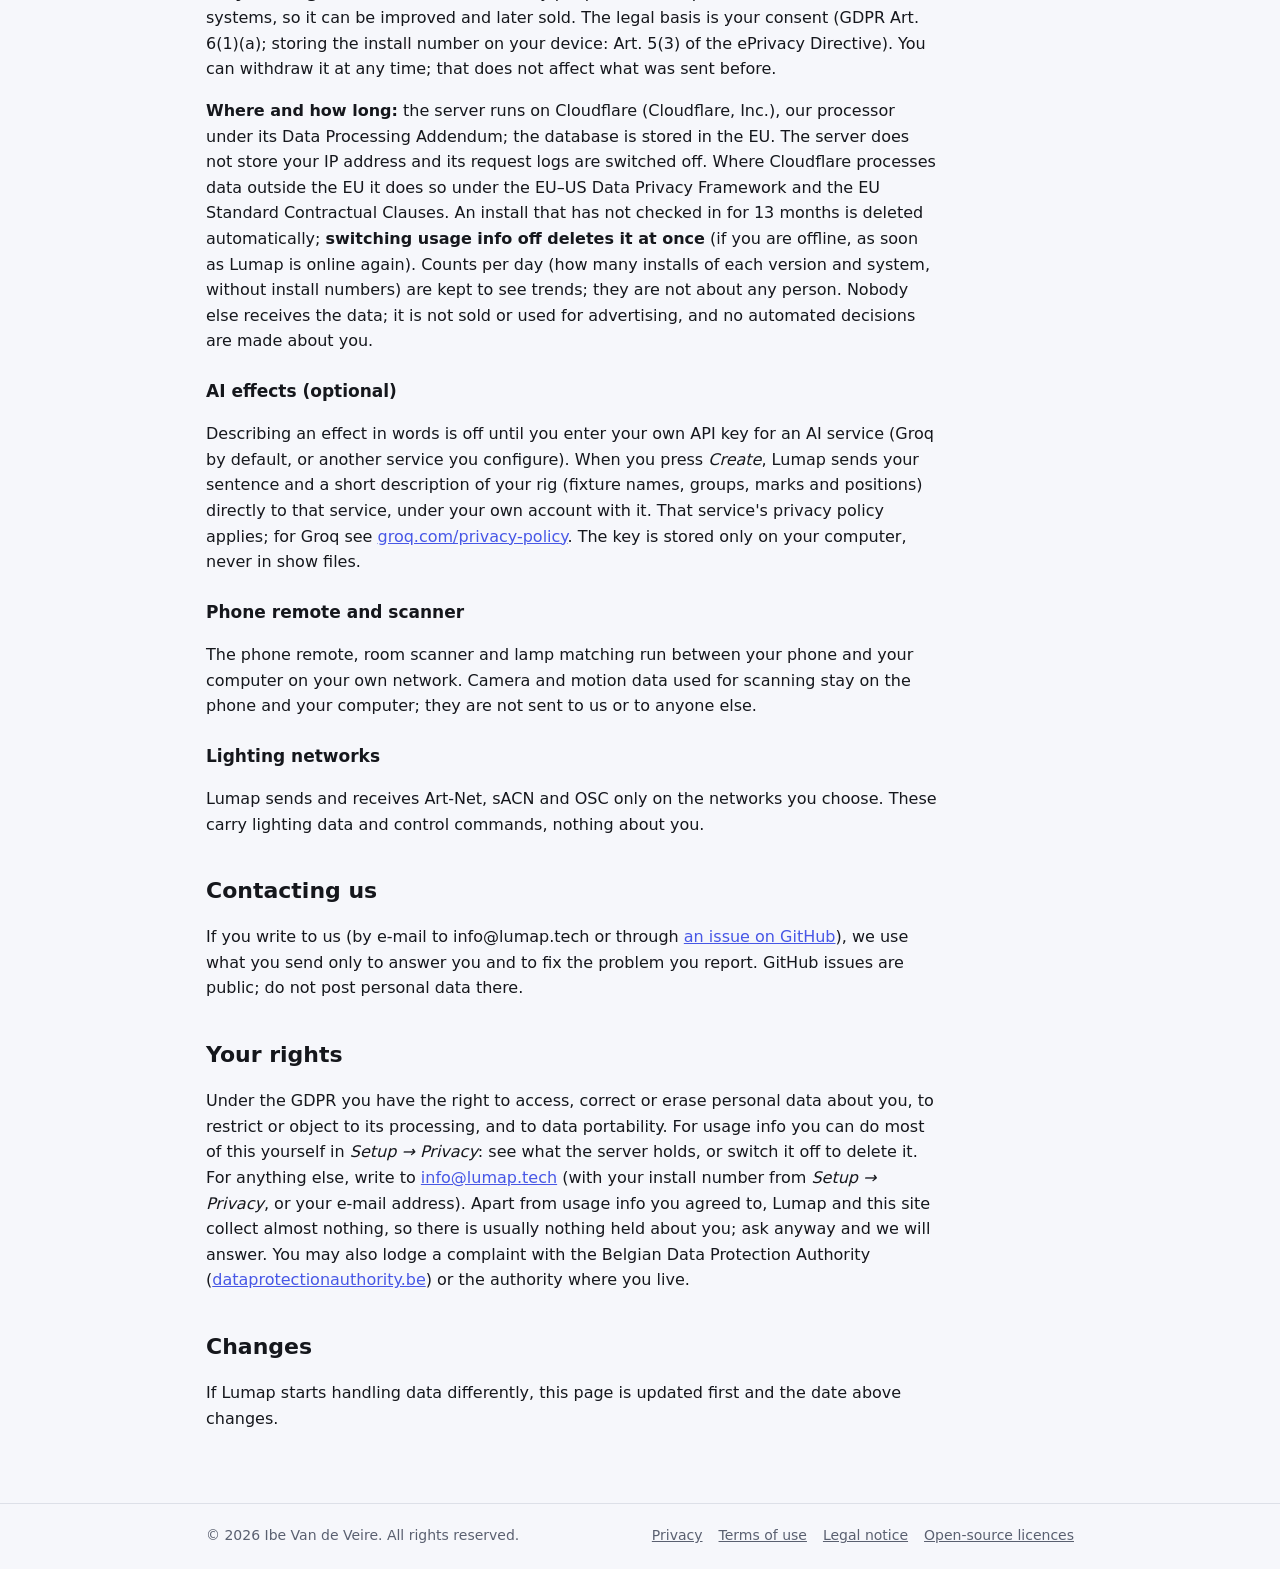
<file: site/privacy.html>
<!doctype html>
<html lang="en">
<head>
<meta charset="utf-8">
<meta name="viewport" content="width=device-width, initial-scale=1">
<title>Privacy — Lumap</title>
<meta name="description" content="How Lumap and this site handle personal data.">
<link rel="stylesheet" href="style.css">
</head>
<body>
<header class="top"><div class="wrap">
  <a class="brand" href="./">Lumap</a>
  <nav><a href="./#download">Download</a><a href="privacy.html">Privacy</a><a href="terms.html">Terms</a><a href="legal.html">Legal notice</a></nav>
</div></header>

<main class="wrap"><article>
<h1>Privacy</h1>
<p class="muted small">Last updated: 30 October 2026</p>
<p class="lead">Short version: Lumap has no account and no tracking. Your shows stay on your computer. It sends usage info only if you say yes. The few times it talks to the internet are listed below, and you can switch all of them off.</p>

<h2>Who is responsible</h2>
<p>Ibe Van de Veire, the publisher of Lumap, is the controller for the processing described here. Questions about privacy, or a request about your data: <a href="mailto:info@lumap.tech">info@lumap.tech</a>.</p>

<h2>This website</h2>
<p>This site is static and hosted by GitHub Pages; downloads are served from GitHub Releases. The site sets no cookies, has no analytics, no advertising and no embedded third-party content. When you visit it, GitHub, Inc. processes technical data such as your IP address, browser and the pages requested, to deliver and secure the service. That processing is GitHub's, under the <a href="https://docs.github.com/en/site-policy/privacy-policies/github-general-privacy-statement">GitHub General Privacy Statement</a>. We do not receive visitor logs from GitHub.</p>

<h2>The Lumap app</h2>
<p>Lumap runs on your computer. Show files, fixture profiles, rig layouts and settings are stored locally and are never uploaded by Lumap. There is no user account and no crash reporting, and usage info is only sent if you agree to it (below).</p>
<h3>Update check</h3>
<p>When Lumap starts it fetches one small file from this site (<code>updates/stable.json</code> or <code>updates/beta.json</code>) to see whether a newer version exists, and when you choose to install one it downloads it from GitHub. Like any web request this reveals your IP address and app version to GitHub. Nothing about you or your shows is sent. You can turn the automatic check off under <em>Setup → Updates</em>.</p>
<h3>Usage info (only if you say yes)</h3>
<p>The desktop app asks once whether it may send usage info. If you say no, nothing is sent and nothing is stored for it; Lumap works exactly the same either way. If you say yes, Lumap sends this to our usage server <strong>once a day while it is open</strong>:</p>
<ul>
<li>a random install number, made on your computer when you said yes (to count each computer once);</li>
<li>the Lumap version, your operating system (Windows, macOS or Linux), your language setting (e.g. <code>nl-BE</code>) and update channel (stable or beta);</li>
<li>which version of this policy you agreed to.</li>
</ul>
<p>Optionally, in <em>Setup → Privacy</em>, you can add your <strong>e-mail address</strong>, so we can contact you about Lumap (questions about how you use it, beta news, and the paid version when it comes), and <strong>what you use Lumap for</strong> (mobile DJ, venue, church, theatre, rental, something else). Empty the e-mail field and it is deleted at the next check-in.</p>
<p>Never sent: your shows, fixtures, names, files, network details, or anything else you type. <em>Setup → Privacy</em> shows exactly what is sent from your computer and what the server holds about it.</p>
<p><strong>Why and legal basis:</strong> to know how many people use Lumap, on which versions and systems, so it can be improved and later sold. The legal basis is your consent (GDPR Art. 6(1)(a); storing the install number on your device: Art. 5(3) of the ePrivacy Directive). You can withdraw it at any time; that does not affect what was sent before.</p>
<p><strong>Where and how long:</strong> the server runs on Cloudflare (Cloudflare, Inc.), our processor under its Data Processing Addendum; the database is stored in the EU. The server does not store your IP address and its request logs are switched off. Where Cloudflare processes data outside the EU it does so under the EU–US Data Privacy Framework and the EU Standard Contractual Clauses. An install that has not checked in for 13 months is deleted automatically; <strong>switching usage info off deletes it at once</strong> (if you are offline, as soon as Lumap is online again). Counts per day (how many installs of each version and system, without install numbers) are kept to see trends; they are not about any person. Nobody else receives the data; it is not sold or used for advertising, and no automated decisions are made about you.</p>
<h3>AI effects (optional)</h3>
<p>Describing an effect in words is off until you enter your own API key for an AI service (Groq by default, or another service you configure). When you press <em>Create</em>, Lumap sends your sentence and a short description of your rig (fixture names, groups, marks and positions) directly to that service, under your own account with it. That service's privacy policy applies; for Groq see <a href="https://groq.com/privacy-policy/">groq.com/privacy-policy</a>. The key is stored only on your computer, never in show files.</p>
<h3>Phone remote and scanner</h3>
<p>The phone remote, room scanner and lamp matching run between your phone and your computer on your own network. Camera and motion data used for scanning stay on the phone and your computer; they are not sent to us or to anyone else.</p>
<h3>Lighting networks</h3>
<p>Lumap sends and receives Art-Net, sACN and OSC only on the networks you choose. These carry lighting data and control commands, nothing about you.</p>

<h2>Contacting us</h2>
<p>If you write to us (by e-mail to info@lumap.tech or through <a href="https://github.com/IbeVdV/lumap-releases/issues">an issue on GitHub</a>), we use what you send only to answer you and to fix the problem you report. GitHub issues are public; do not post personal data there.</p>

<h2>Your rights</h2>
<p>Under the GDPR you have the right to access, correct or erase personal data about you, to restrict or object to its processing, and to data portability. For usage info you can do most of this yourself in <em>Setup → Privacy</em>: see what the server holds, or switch it off to delete it. For anything else, write to <a href="mailto:info@lumap.tech">info@lumap.tech</a> (with your install number from <em>Setup → Privacy</em>, or your e-mail address). Apart from usage info you agreed to, Lumap and this site collect almost nothing, so there is usually nothing held about you; ask anyway and we will answer. You may also lodge a complaint with the Belgian Data Protection Authority (<a href="https://www.dataprotectionauthority.be">dataprotectionauthority.be</a>) or the authority where you live.</p>

<h2>Changes</h2>
<p>If Lumap starts handling data differently, this page is updated first and the date above changes.</p>
</article></main>

<footer class="bottom"><div class="wrap">
  <span>© 2026 Ibe Van de Veire. All rights reserved.</span>
  <nav><a href="privacy.html">Privacy</a><a href="terms.html">Terms of use</a><a href="legal.html">Legal notice</a><a href="licenses.html">Open-source licences</a></nav>
</div></footer>
</body>
</html>
</file>
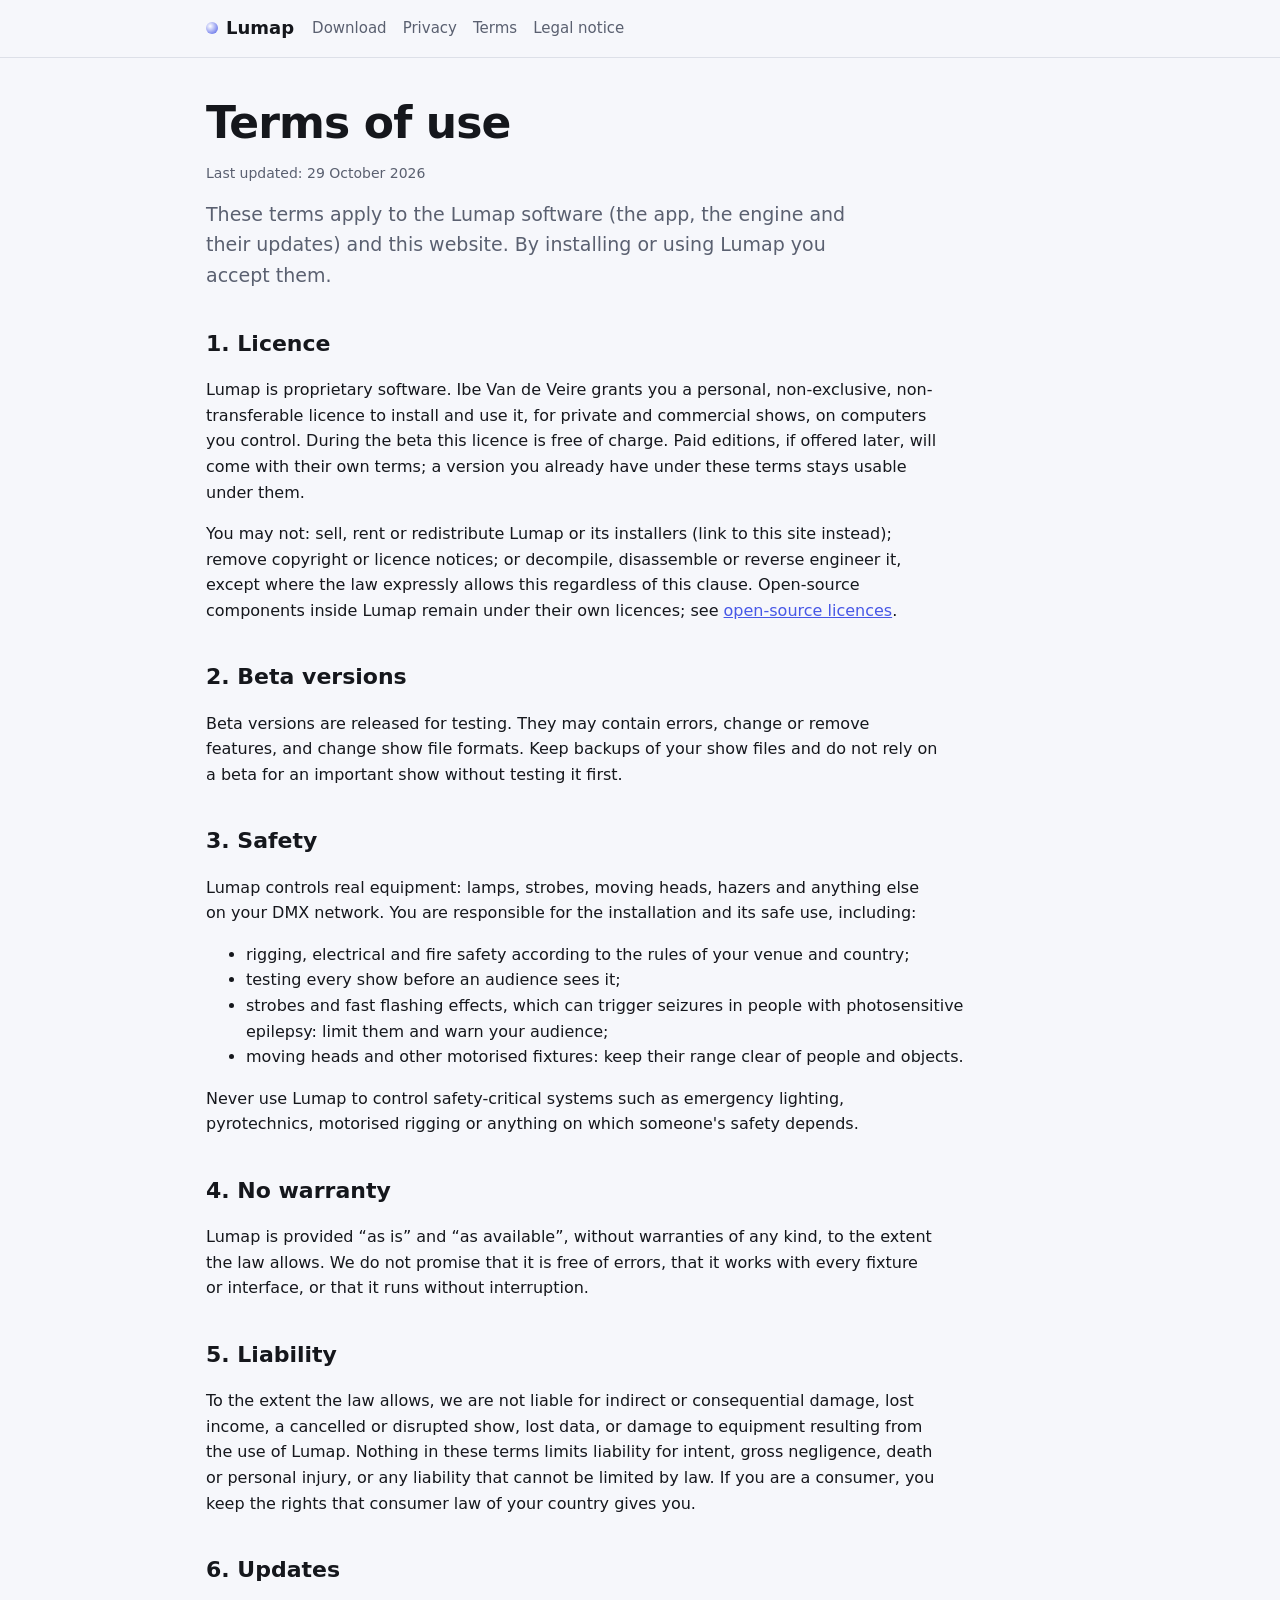
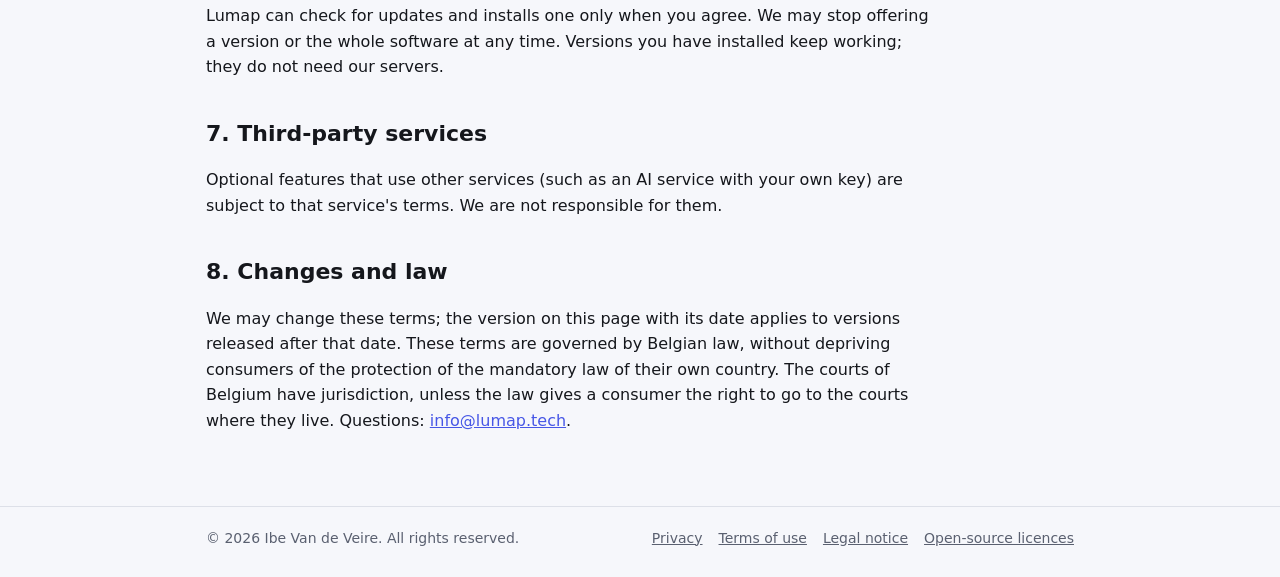
<file: site/terms.html>
<!doctype html>
<html lang="en">
<head>
<meta charset="utf-8">
<meta name="viewport" content="width=device-width, initial-scale=1">
<title>Terms of use — Lumap</title>
<meta name="description" content="The terms under which Lumap may be used.">
<link rel="stylesheet" href="style.css">
</head>
<body>
<header class="top"><div class="wrap">
  <a class="brand" href="./">Lumap</a>
  <nav><a href="./#download">Download</a><a href="privacy.html">Privacy</a><a href="terms.html">Terms</a><a href="legal.html">Legal notice</a></nav>
</div></header>

<main class="wrap"><article>
<h1>Terms of use</h1>
<p class="muted small">Last updated: 29 October 2026</p>
<p class="lead">These terms apply to the Lumap software (the app, the engine and their updates) and this website. By installing or using Lumap you accept them.</p>

<h2>1. Licence</h2>
<p>Lumap is proprietary software. Ibe Van de Veire grants you a personal, non-exclusive, non-transferable licence to install and use it, for private and commercial shows, on computers you control. During the beta this licence is free of charge. Paid editions, if offered later, will come with their own terms; a version you already have under these terms stays usable under them.</p>
<p>You may not: sell, rent or redistribute Lumap or its installers (link to this site instead); remove copyright or licence notices; or decompile, disassemble or reverse engineer it, except where the law expressly allows this regardless of this clause. Open-source components inside Lumap remain under their own licences; see <a href="licenses.html">open-source licences</a>.</p>

<h2>2. Beta versions</h2>
<p>Beta versions are released for testing. They may contain errors, change or remove features, and change show file formats. Keep backups of your show files and do not rely on a beta for an important show without testing it first.</p>

<h2>3. Safety</h2>
<p>Lumap controls real equipment: lamps, strobes, moving heads, hazers and anything else on your DMX network. You are responsible for the installation and its safe use, including:</p>
<ul>
  <li>rigging, electrical and fire safety according to the rules of your venue and country;</li>
  <li>testing every show before an audience sees it;</li>
  <li>strobes and fast flashing effects, which can trigger seizures in people with photosensitive epilepsy: limit them and warn your audience;</li>
  <li>moving heads and other motorised fixtures: keep their range clear of people and objects.</li>
</ul>
<p>Never use Lumap to control safety-critical systems such as emergency lighting, pyrotechnics, motorised rigging or anything on which someone's safety depends.</p>

<h2>4. No warranty</h2>
<p>Lumap is provided “as is” and “as available”, without warranties of any kind, to the extent the law allows. We do not promise that it is free of errors, that it works with every fixture or interface, or that it runs without interruption.</p>

<h2>5. Liability</h2>
<p>To the extent the law allows, we are not liable for indirect or consequential damage, lost income, a cancelled or disrupted show, lost data, or damage to equipment resulting from the use of Lumap. Nothing in these terms limits liability for intent, gross negligence, death or personal injury, or any liability that cannot be limited by law. If you are a consumer, you keep the rights that consumer law of your country gives you.</p>

<h2>6. Updates</h2>
<p>Lumap can check for updates and installs one only when you agree. We may stop offering a version or the whole software at any time. Versions you have installed keep working; they do not need our servers.</p>

<h2>7. Third-party services</h2>
<p>Optional features that use other services (such as an AI service with your own key) are subject to that service's terms. We are not responsible for them.</p>

<h2>8. Changes and law</h2>
<p>We may change these terms; the version on this page with its date applies to versions released after that date. These terms are governed by Belgian law, without depriving consumers of the protection of the mandatory law of their own country. The courts of Belgium have jurisdiction, unless the law gives a consumer the right to go to the courts where they live. Questions: <a href="mailto:info@lumap.tech">info@lumap.tech</a>.</p>
</article></main>

<footer class="bottom"><div class="wrap">
  <span>© 2026 Ibe Van de Veire. All rights reserved.</span>
  <nav><a href="privacy.html">Privacy</a><a href="terms.html">Terms of use</a><a href="legal.html">Legal notice</a><a href="licenses.html">Open-source licences</a></nav>
</div></footer>
</body>
</html>
</file>
<file: site/style.css>
:root {
  --bg: #0b0c0f; --panel: #14161b; --panel-2: #1b1e25; --border: #262a33; --text: #e8eaf0; --muted: #9aa0ad;
  --accent: #7b8cff; --accent-text: #ffffff; --warn: #e0a030; --warn-bg: #2a2214;
}
@media (prefers-color-scheme: light) {
  :root { --bg: #f6f7fb; --panel: #ffffff; --panel-2: #f0f2f7; --border: #dde0e8; --text: #15171c; --muted: #5a6070; --accent: #4757e6; --warn: #8a5a00; --warn-bg: #fff5e0; }
}
* { box-sizing: border-box; }
html { -webkit-text-size-adjust: 100%; }
body { margin: 0; background: var(--bg); color: var(--text); font: 16px/1.6 system-ui, -apple-system, "Segoe UI", Roboto, sans-serif; }
a { color: var(--accent); }
header.top { border-bottom: 1px solid var(--border); }
header.top .wrap { display: flex; align-items: center; gap: 18px; padding-top: 14px; padding-bottom: 14px; flex-wrap: wrap; }
header.top .brand { font-weight: 700; font-size: 18px; color: var(--text); text-decoration: none; display: flex; align-items: center; gap: 8px; }
header.top .brand::before { content: ""; width: 12px; height: 12px; border-radius: 50%; background: radial-gradient(circle at 35% 35%, #fff, var(--accent)); }
header.top nav { display: flex; gap: 16px; font-size: 15px; flex-wrap: wrap; }
header.top nav a { color: var(--muted); text-decoration: none; }
header.top nav a:hover { color: var(--text); }
.wrap { max-width: 900px; margin: 0 auto; padding-left: 16px; padding-right: 16px; }
main { padding-top: 40px; padding-bottom: 56px; }
h1 { font-size: clamp(30px, 6vw, 44px); line-height: 1.15; margin: 0 0 12px; letter-spacing: -0.02em; }
h2 { font-size: 22px; margin: 44px 0 12px; }
h3 { font-size: 17px; margin: 24px 0 6px; }
.lead { color: var(--muted); font-size: 19px; margin: 0 0 28px; max-width: 680px; }
.muted { color: var(--muted); }
.small { font-size: 14px; }
.tabs { display: inline-flex; gap: 4px; padding: 4px; background: var(--panel); border: 1px solid var(--border); border-radius: 10px; margin-bottom: 16px; }
.tabs button { font: inherit; font-size: 15px; font-weight: 600; border: 0; background: transparent; color: var(--muted); padding: 6px 16px; border-radius: 7px; cursor: pointer; }
.tabs button[aria-selected="true"] { background: var(--panel-2); color: var(--text); }
.tabs button:disabled { opacity: 0.45; cursor: default; }
.oses { display: grid; grid-template-columns: repeat(auto-fit, minmax(min(100%, 340px), 1fr)); gap: 12px; }
.os { background: var(--panel); border: 1px solid var(--border); border-radius: 12px; padding: 16px; display: flex; flex-direction: column; gap: 10px; }
.os.yours { border-color: var(--accent); box-shadow: 0 0 0 1px var(--accent); }
.os h3 { margin: 0; font-size: 16px; display: flex; justify-content: space-between; align-items: center; gap: 8px; }
.os h3 .tag { font-size: 12px; font-weight: 600; color: var(--accent); }
a.button { display: block; text-align: center; background: var(--accent); color: var(--accent-text); text-decoration: none; padding: 10px 14px; border-radius: 9px; font-weight: 600; font-size: 15px; }
a.button.quiet { background: transparent; color: var(--accent); border: 1px solid var(--border); font-weight: 500; }
a.button .size { font-weight: 400; opacity: 0.8; font-size: 13px; }
.release-meta { margin: 14px 0 0; font-size: 14px; color: var(--muted); }
.notice { margin-top: 18px; padding: 12px 14px; border-radius: 10px; background: var(--warn-bg); border: 1px solid color-mix(in srgb, var(--warn) 40%, transparent); font-size: 14px; }
.notice strong { color: var(--warn); }
ul.features { padding-left: 20px; }
ul.features li { margin: 4px 0; }
article h2 { margin-top: 36px; }
article p, article li { max-width: 72ch; }
table { width: 100%; border-collapse: collapse; font-size: 14px; }
th, td { text-align: left; padding: 6px 8px; border-bottom: 1px solid var(--border); vertical-align: top; }
th { color: var(--muted); font-weight: 600; position: sticky; top: 0; background: var(--bg); }
td.license { white-space: nowrap; }
input.filter { font: inherit; width: 100%; max-width: 360px; padding: 8px 10px; border-radius: 8px; border: 1px solid var(--border); background: var(--panel); color: var(--text); margin: 8px 0 12px; }
footer.bottom { border-top: 1px solid var(--border); color: var(--muted); font-size: 14px; }
footer.bottom .wrap { padding-top: 20px; padding-bottom: 28px; display: flex; flex-wrap: wrap; gap: 8px 18px; justify-content: space-between; }
footer.bottom nav { display: flex; flex-wrap: wrap; gap: 6px 16px; }
footer.bottom a { color: var(--muted); }
@media (max-width: 600px) {
  th:nth-child(4), td:nth-child(4) { display: none; }
  table { table-layout: fixed; }
  th:nth-child(1) { width: 45%; } th:nth-child(2) { width: 20%; }
  td { overflow-wrap: anywhere; }
  td.license { white-space: normal; }
}
.os h3 .os-name { display: flex; align-items: center; gap: 10px; }
.os-logo { width: 22px; height: 22px; fill: currentColor; flex: none; }
</file>
